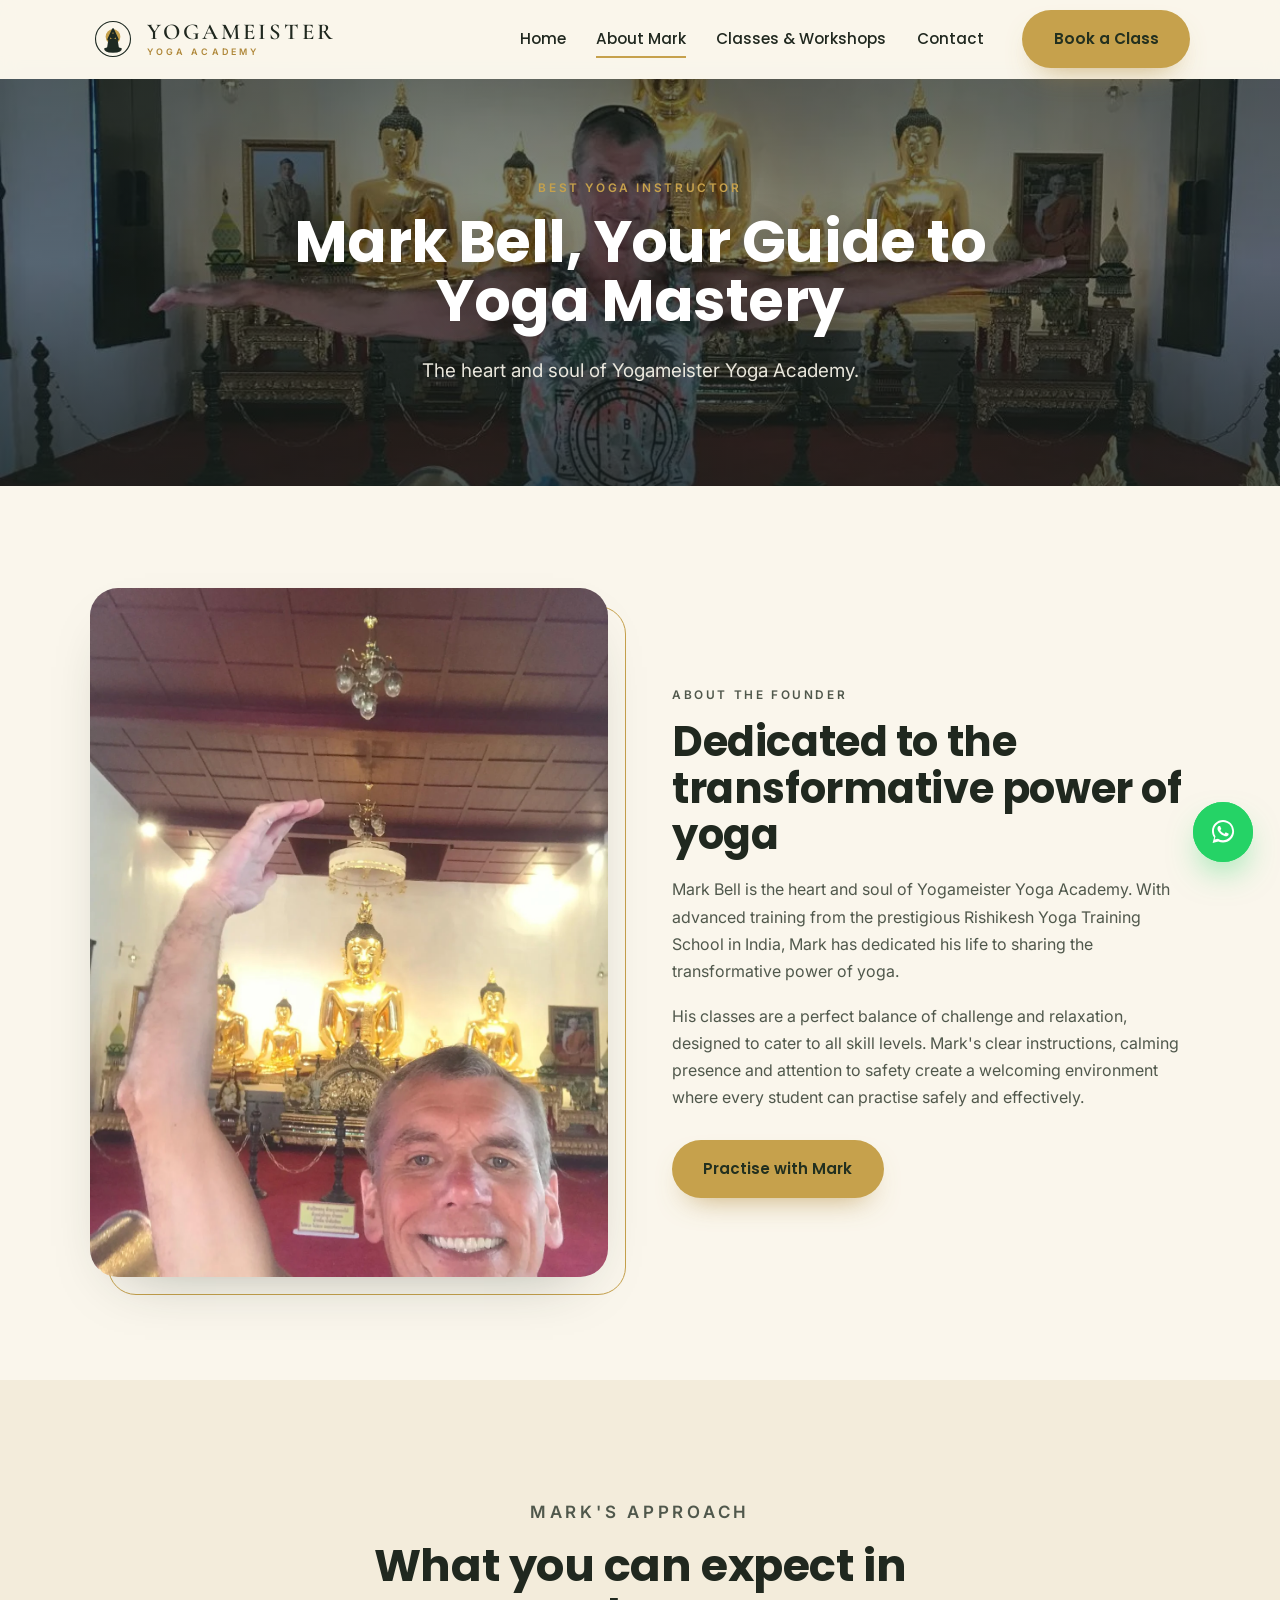
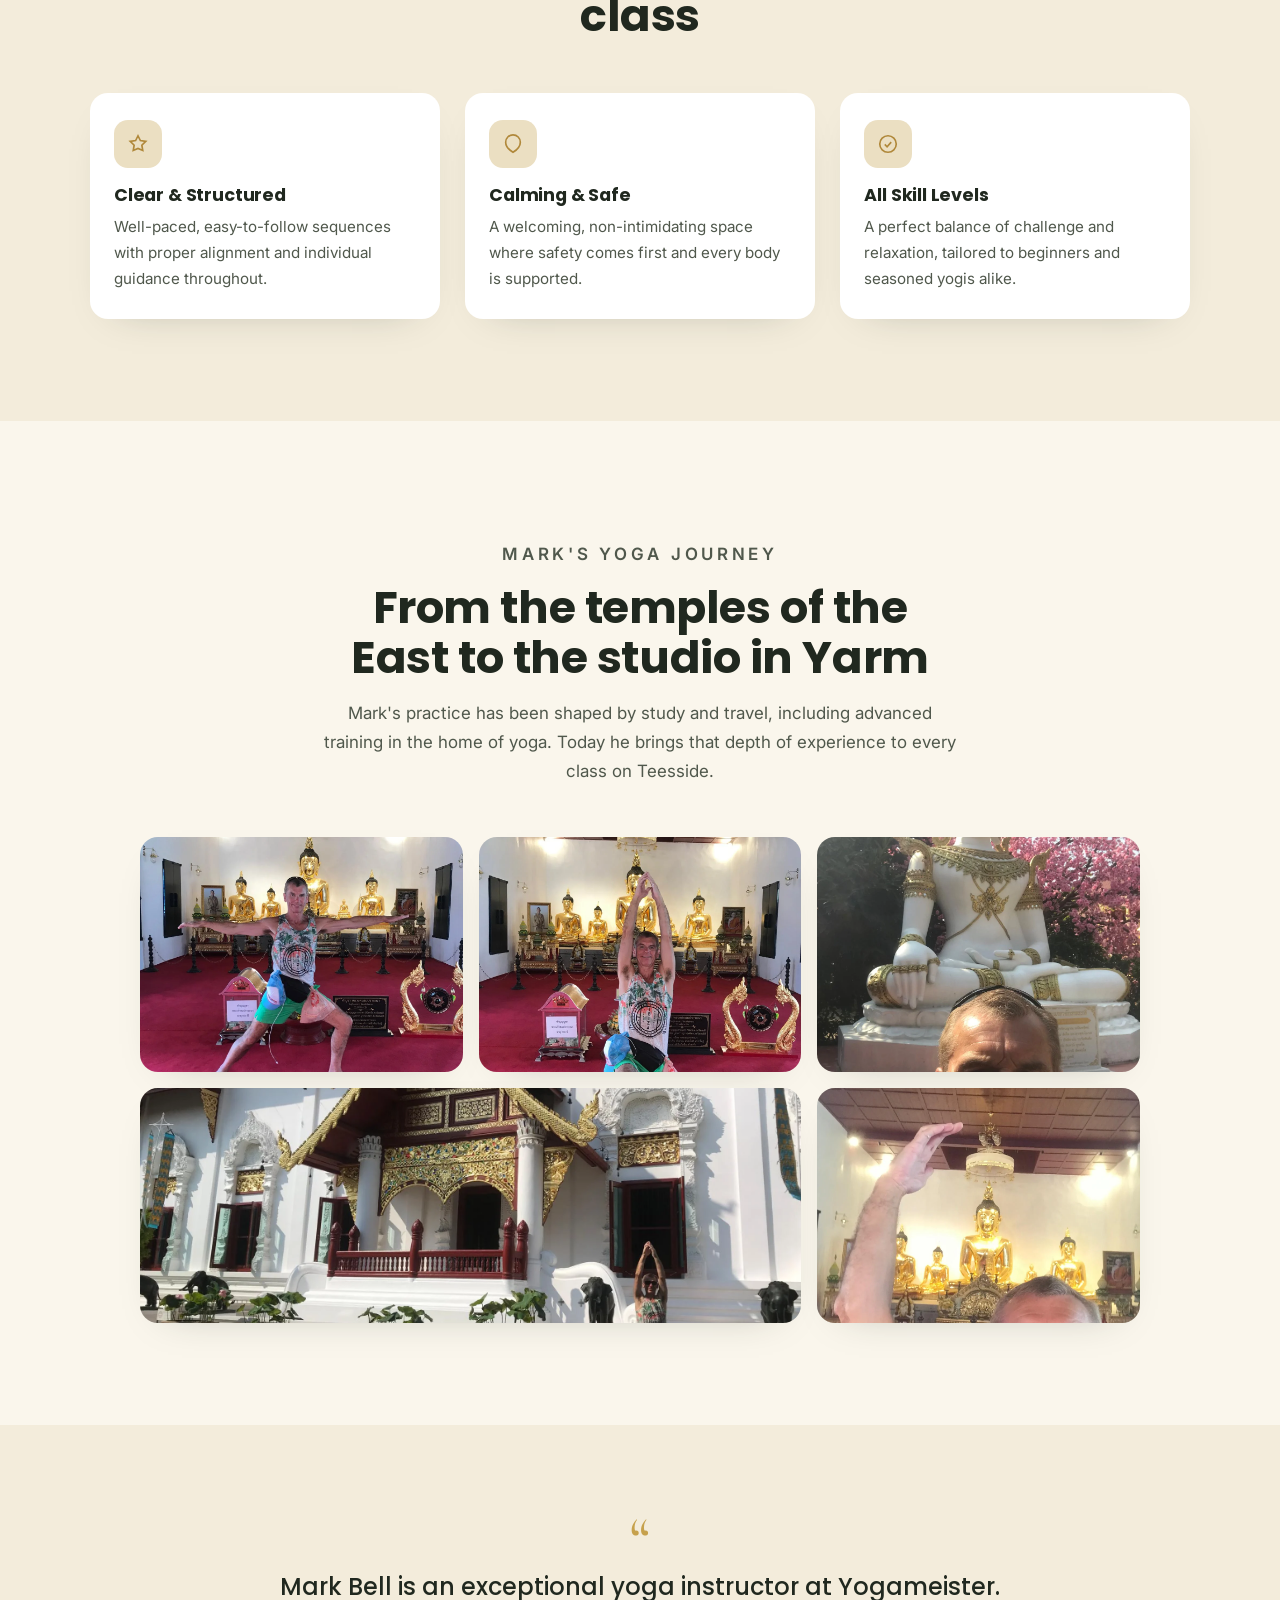
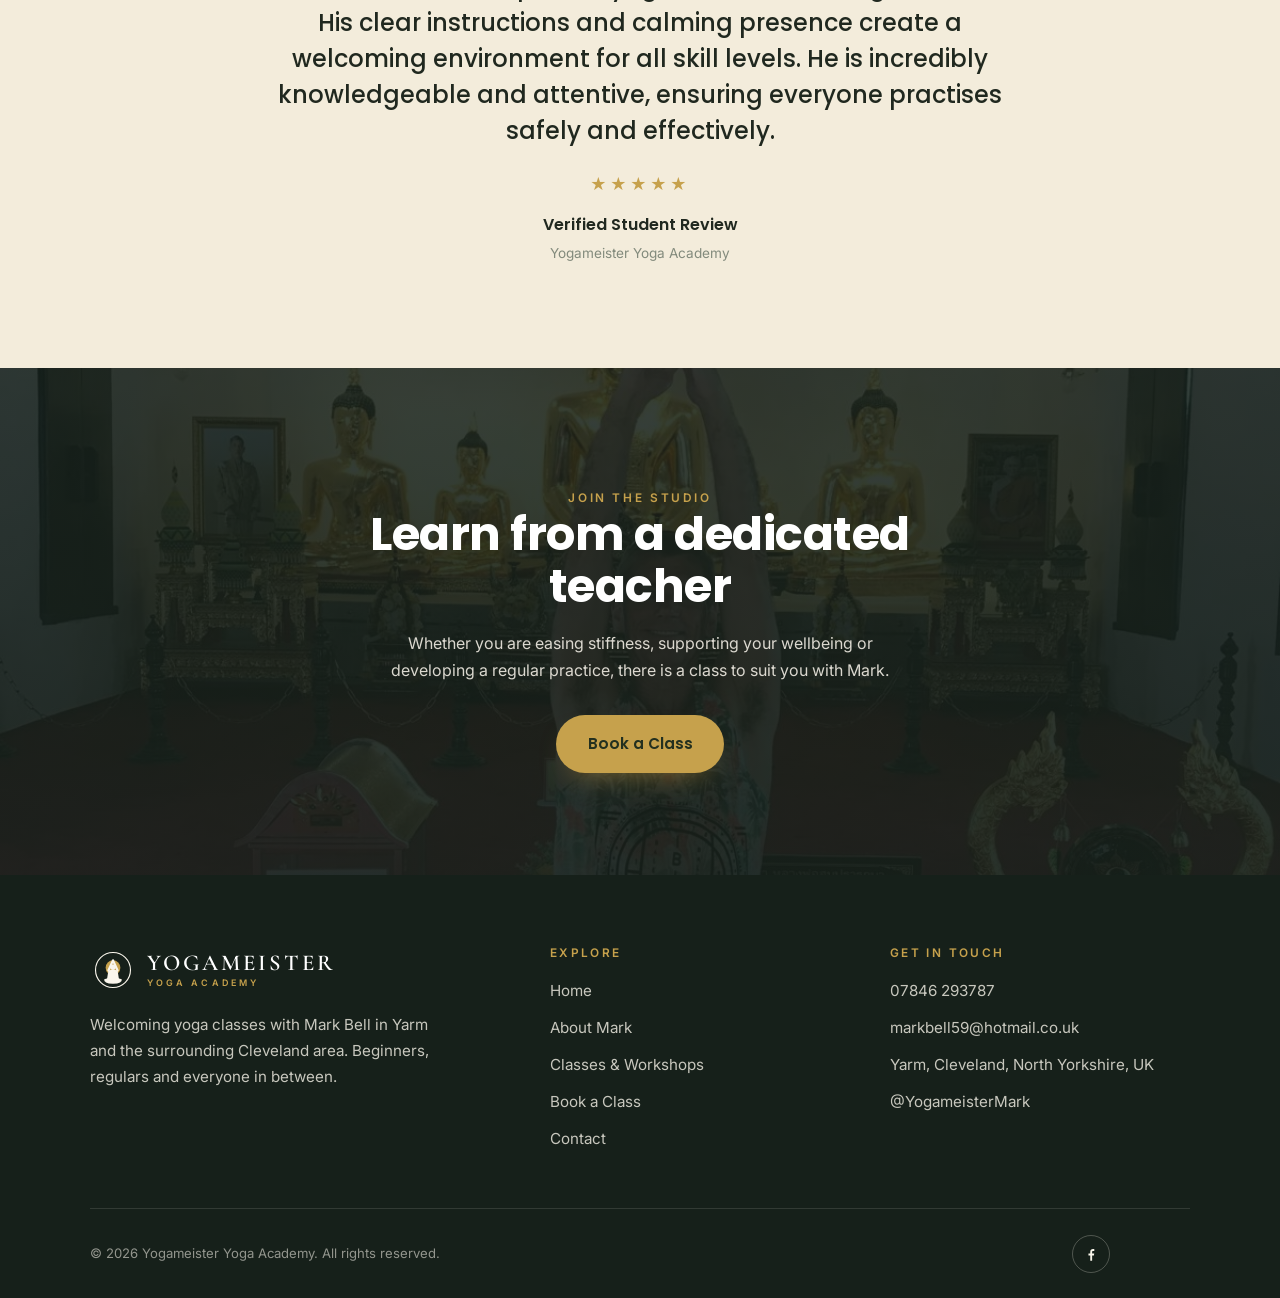
<file: about.html>
<!DOCTYPE html>
<html lang="en">
<head>
<meta charset="UTF-8">
<meta name="viewport" content="width=device-width, initial-scale=1">
<title>About Mark Bell | Yogameister Yoga Academy in Yarm on Tees</title>
<meta name="description" content="Meet Mark Bell, founder of Yogameister Yoga Academy in Yarm on Tees. With advanced training from the Rishikesh Yoga Training School in India, Mark teaches welcoming, structured yoga for all skill levels.">
<link rel="icon" href="assets/img/favicon.svg" type="image/svg+xml">
<meta property="og:title" content="About Mark Bell | Yogameister Yoga Academy">
<meta property="og:description" content="Meet Mark Bell, founder of Yogameister Yoga Academy in Yarm on Tees.">
<meta property="og:type" content="website">
<meta property="og:image" content="assets/img/logo.jpg">
<link rel="preconnect" href="https://fonts.googleapis.com">
<link rel="preconnect" href="https://fonts.gstatic.com" crossorigin>
<link href="https://fonts.googleapis.com/css2?family=Cormorant+Garamond:wght@500;600;700&family=Inter:wght@400;500;600;700&family=Poppins:wght@500;600;700&display=swap" rel="stylesheet">
<link rel="stylesheet" href="assets/css/styles.css">
<script type="application/ld+json">
[
  {
    "@context": "https://schema.org",
    "@type": "Person",
    "@id": "https://yogameister.pages.dev/#mark-bell",
    "name": "Mark Bell",
    "jobTitle": "Yoga Instructor and Founder",
    "description": "Certified yoga instructor with advanced training from the Rishikesh Yoga Training School in India. Founder of Yogameister Yoga Academy in Yarm on Tees.",
    "worksFor": { "@id": "https://yogameister.pages.dev/#business" },
    "knowsAbout": ["Ashtanga Yoga", "Hatha Yoga", "Breathwork", "Relaxation", "Yoga Teaching"],
    "url": "https://yogameister.pages.dev/about.html",
    "image": "https://yogameister.pages.dev/assets/img/mark-portrait.webp",
    "sameAs": ["https://www.facebook.com/YogameisterMark/"]
  },
  {
    "@context": "https://schema.org",
    "@type": "BreadcrumbList",
    "itemListElement": [
      { "@type": "ListItem", "position": 1, "name": "Home", "item": "https://yogameister.pages.dev/" },
      { "@type": "ListItem", "position": 2, "name": "About Mark", "item": "https://yogameister.pages.dev/about.html" }
    ]
  }
]
</script>
</head>
<body>
<a class="skip-link" href="#main">Skip to content</a>

<!-- HEADER -->
<header class="site-header">
  <div class="container">
    <nav class="nav" aria-label="Primary">
      <a class="brand" href="index.html" aria-label="Yogameister Yoga Academy home">
        <svg class="emblem" viewBox="0 0 100 100" aria-hidden="true">
          <circle cx="50" cy="50" r="38" fill="none" stroke="currentColor" stroke-width="2.4"/>
          <circle cx="50" cy="45" r="16" class="gold"/>
          <path d="M31 70 Q50 63 69 70 Q71 79 50 80 Q29 79 31 70 Z" fill="currentColor"/>
          <path d="M40 51 Q50 48 60 51 L63 70 Q50 73 37 70 Z" fill="currentColor"/>
          <circle cx="50" cy="44" r="5.8" fill="currentColor"/>
          <path d="M40 51 L50 29 L60 51" fill="none" stroke="currentColor" stroke-width="4.8" stroke-linecap="round" stroke-linejoin="round"/>
        </svg>
        <span class="wordmark"><span class="wordmark__name">YOGAMEISTER</span><span class="wordmark__sub">Yoga Academy</span></span>
      </a>
      <ul class="nav__links">
        <li><a class="nav__link" href="index.html">Home</a></li>
        <li><a class="nav__link" href="about.html" aria-current="page">About Mark</a></li>
        <li><a class="nav__link" href="classes.html">Classes &amp; Workshops</a></li>
        <li><a class="nav__link" href="contact.html">Contact</a></li>
      </ul>
      <a class="btn btn--gold nav__cta desktop-only" href="contact.html#book">Book a Class</a>
      <button class="nav__toggle" aria-label="Open menu" aria-expanded="false" aria-controls="mobile-menu"><span></span></button>
    </nav>
  </div>
</header>
<div class="mobile-menu" id="mobile-menu">
  <a href="index.html">Home</a>
  <a href="about.html" aria-current="page">About Mark</a>
  <a href="classes.html">Classes &amp; Workshops</a>
  <a href="contact.html">Contact</a>
  <a class="btn btn--gold btn--block" href="contact.html#book">Book a Class</a>
</div>

<main id="main">

  <!-- PAGE HERO -->
  <section class="hero hero--page">
    <div class="hero__media"><img src="assets/img/mark-warrior-temple.webp" alt=""></div>
    <div class="hero__overlay"></div>
    <div class="container hero__inner">
      <p class="eyebrow">Best Yoga Instructor</p>
      <h1>Mark Bell, Your Guide to Yoga Mastery</h1>
      <p class="hero__lead">The heart and soul of Yogameister Yoga Academy.</p>
    </div>
  </section>

  <!-- ABOUT THE FOUNDER -->
  <section class="section">
    <div class="container">
      <div class="split">
        <div class="split__media split__media--frame reveal">
          <img src="assets/img/mark-portrait.webp" alt="Mark Bell with one arm raised before a row of golden Buddha statues in a Thai temple">
        </div>
        <div class="split__body reveal" data-delay="1">
          <p class="eyebrow">About the founder</p>
          <h2>Dedicated to the transformative power of yoga</h2>
          <p>Mark Bell is the heart and soul of Yogameister Yoga Academy. With advanced training from the prestigious Rishikesh Yoga Training School in India, Mark has dedicated his life to sharing the transformative power of yoga.</p>
          <p>His classes are a perfect balance of challenge and relaxation, designed to cater to all skill levels. Mark's clear instructions, calming presence and attention to safety create a welcoming environment where every student can practise safely and effectively.</p>
          <a class="btn btn--gold" href="contact.html#book">Practise with Mark</a>
        </div>
      </div>
    </div>
  </section>

  <!-- WHAT TO EXPECT -->
  <section class="section bg-cream2">
    <div class="container">
      <div class="section-head center reveal">
        <p class="eyebrow">Mark's approach</p>
        <h2>What you can expect in class</h2>
      </div>
      <div class="grid-3">
        <article class="feature-card reveal">
          <span class="chip"><svg viewBox="0 0 24 24" fill="none" stroke="currentColor" stroke-width="1.8" aria-hidden="true"><path d="M12 3l2.6 5.3 5.9.9-4.3 4.1 1 5.8L12 16.9 6.8 19.1l1-5.8-4.3-4.1 5.9-.9L12 3Z"/></svg></span>
          <h3>Clear &amp; Structured</h3>
          <p>Well-paced, easy-to-follow sequences with proper alignment and individual guidance throughout.</p>
        </article>
        <article class="feature-card reveal" data-delay="1">
          <span class="chip"><svg viewBox="0 0 24 24" fill="none" stroke="currentColor" stroke-width="1.8" aria-hidden="true"><path d="M12 21c5-3 8-6 8-11a8 8 0 0 0-16 0c0 5 3 8 8 11Z"/></svg></span>
          <h3>Calming &amp; Safe</h3>
          <p>A welcoming, non-intimidating space where safety comes first and every body is supported.</p>
        </article>
        <article class="feature-card reveal" data-delay="2">
          <span class="chip"><svg viewBox="0 0 24 24" fill="none" stroke="currentColor" stroke-width="1.8" aria-hidden="true"><circle cx="12" cy="12" r="9"/><path d="M8.5 12.5l2.5 2.5 4.5-5"/></svg></span>
          <h3>All Skill Levels</h3>
          <p>A perfect balance of challenge and relaxation, tailored to beginners and seasoned yogis alike.</p>
        </article>
      </div>
    </div>
  </section>

  <!-- MARK'S JOURNEY GALLERY -->
  <section class="section">
    <div class="container">
      <div class="section-head center reveal">
        <p class="eyebrow">Mark's yoga journey</p>
        <h2>From the temples of the East to the studio in Yarm</h2>
        <p>Mark's practice has been shaped by study and travel, including advanced training in the home of yoga. Today he brings that depth of experience to every class on Teesside.</p>
      </div>
      <div class="gallery reveal">
        <div class="gallery__item"><img src="assets/img/mark-warrior-temple.webp" alt="Mark Bell in a warrior pose inside a golden temple" loading="lazy"></div>
        <div class="gallery__item"><img src="assets/img/mark-prayer-temple.webp" alt="Mark Bell balancing in a prayer pose on a red temple carpet" loading="lazy"></div>
        <div class="gallery__item"><img src="assets/img/mark-blossom.webp" alt="Mark Bell beside a white Buddha statue with cherry blossom behind" loading="lazy"></div>
        <div class="gallery__item gallery__item--wide"><img src="assets/img/mark-temple-exterior.webp" alt="Mark Bell practising tree pose outside a white and gold Thai temple" loading="lazy"></div>
        <div class="gallery__item"><img src="assets/img/mark-portrait.webp" alt="Mark Bell with arm raised before a row of golden Buddhas" loading="lazy"></div>
      </div>
    </div>
  </section>

  <!-- TESTIMONIAL -->
  <section class="section bg-cream2">
    <div class="container">
      <div class="testimonial reveal">
        <div class="testimonial__mark">&ldquo;</div>
        <p class="testimonial__text">Mark Bell is an exceptional yoga instructor at Yogameister. His clear instructions and calming presence create a welcoming environment for all skill levels. He is incredibly knowledgeable and attentive, ensuring everyone practises safely and effectively.</p>
        <div class="testimonial__stars" aria-label="5 out of 5 stars">&#9733;&#9733;&#9733;&#9733;&#9733;</div>
        <div class="testimonial__who">
          <strong>Verified Student Review</strong>
          <span>Yogameister Yoga Academy</span>
        </div>
      </div>
    </div>
  </section>

  <!-- CTA BAND -->
  <section class="cta-band section">
    <div class="cta-band__bg"><img src="assets/img/mark-prayer-temple.webp" alt=""></div>
    <div class="container">
      <p class="eyebrow">Join the studio</p>
      <h2>Learn from a dedicated teacher</h2>
      <p>Whether you are easing stiffness, supporting your wellbeing or developing a regular practice, there is a class to suit you with Mark.</p>
      <a class="btn btn--gold" href="contact.html#book">Book a Class</a>
    </div>
  </section>

</main>

<!-- FOOTER -->
<footer class="site-footer">
  <div class="container">
    <div class="footer-grid">
      <div class="footer-about-col">
        <a class="brand" href="index.html" aria-label="Yogameister home">
          <svg class="emblem" viewBox="0 0 100 100" aria-hidden="true">
            <circle cx="50" cy="50" r="38" fill="none" stroke="currentColor" stroke-width="2.4"/>
            <circle cx="50" cy="45" r="16" class="gold"/>
            <path d="M31 70 Q50 63 69 70 Q71 79 50 80 Q29 79 31 70 Z" fill="currentColor"/>
            <path d="M40 51 Q50 48 60 51 L63 70 Q50 73 37 70 Z" fill="currentColor"/>
            <circle cx="50" cy="44" r="5.8" fill="currentColor"/>
            <path d="M40 51 L50 29 L60 51" fill="none" stroke="currentColor" stroke-width="4.8" stroke-linecap="round" stroke-linejoin="round"/>
          </svg>
          <span class="wordmark"><span class="wordmark__name">YOGAMEISTER</span><span class="wordmark__sub">Yoga Academy</span></span>
        </a>
        <p class="footer-about">Welcoming yoga classes with Mark Bell in Yarm and the surrounding Cleveland area. Beginners, regulars and everyone in between.</p>
      </div>
      <div class="footer-col">
        <h4>Explore</h4>
        <ul>
          <li><a href="index.html">Home</a></li>
          <li><a href="about.html">About Mark</a></li>
          <li><a href="classes.html">Classes &amp; Workshops</a></li>
          <li><a href="contact.html#book">Book a Class</a></li>
          <li><a href="contact.html">Contact</a></li>
        </ul>
      </div>
      <div class="footer-col">
        <h4>Get in touch</h4>
        <ul>
          <li><a href="tel:+447846293787">07846 293787</a></li>
          <li><a href="mailto:markbell59@hotmail.co.uk">markbell59@hotmail.co.uk</a></li>
          <li>Yarm, Cleveland, North Yorkshire, UK</li>
          <li><a href="https://www.facebook.com/YogameisterMark/" target="_blank" rel="noopener">@YogameisterMark</a></li>
        </ul>
      </div>
    </div>
    <div class="footer-bottom">
      <small>&copy; <span data-year>2026</span> Yogameister Yoga Academy. All rights reserved.</small>
      <a class="footer-social" href="https://www.facebook.com/YogameisterMark/" target="_blank" rel="noopener" aria-label="Facebook">
        <svg viewBox="0 0 24 24" width="18" height="18" fill="currentColor" aria-hidden="true"><path d="M13.5 21v-7h2.4l.4-2.8h-2.8V9.4c0-.8.2-1.4 1.4-1.4h1.5V5.5C16.5 5.4 15.6 5.3 14.6 5.3c-2.1 0-3.6 1.3-3.6 3.7v2.2H8.6V14H11v7h2.5Z"/></svg>
      </a>
    </div>
  </div>
</footer>

<!-- FLOATING WHATSAPP -->
<a class="wa-float" href="https://wa.me/447846293787?text=Hi%20Mark%2C%20I%27d%20like%20to%20ask%20about%20your%20yoga%20classes." target="_blank" rel="noopener" aria-label="Message Mark on WhatsApp">
  <span class="wa-tip">Chat on WhatsApp</span>
  <svg viewBox="0 0 32 32" fill="currentColor" aria-hidden="true"><path d="M16.04 4C9.96 4 5 8.95 5 15.02c0 2.4.78 4.62 2.1 6.43L5.6 27l5.74-1.5a11.1 11.1 0 0 0 4.7 1.05h.01c6.08 0 11.03-4.95 11.03-11.02C27.08 8.95 22.12 4 16.04 4Zm0 20.2h-.01a9.2 9.2 0 0 1-4.68-1.28l-.34-.2-3.4.89.91-3.32-.22-.35a9.13 9.13 0 0 1-1.4-4.87c0-5.05 4.12-9.16 9.18-9.16 2.45 0 4.75.96 6.48 2.69a9.1 9.1 0 0 1 2.68 6.48c0 5.05-4.12 9.16-9.18 9.16Zm5.03-6.86c-.27-.14-1.63-.8-1.88-.9-.25-.09-.43-.13-.62.14-.18.27-.71.9-.87 1.08-.16.18-.32.2-.59.07-.27-.14-1.16-.43-2.2-1.36-.81-.72-1.36-1.62-1.52-1.89-.16-.27-.02-.42.12-.55.12-.12.27-.32.41-.48.14-.16.18-.27.27-.45.09-.18.05-.34-.02-.48-.07-.14-.62-1.5-.85-2.05-.22-.53-.45-.46-.62-.47l-.53-.01c-.18 0-.48.07-.73.34-.25.27-.96.94-.96 2.3 0 1.36.98 2.67 1.12 2.85.14.18 1.93 2.95 4.68 4.13.65.28 1.16.45 1.56.58.65.21 1.25.18 1.72.11.52-.08 1.63-.67 1.86-1.31.23-.64.23-1.19.16-1.31-.07-.12-.25-.18-.52-.32Z"/></svg>
</a>

<script src="assets/js/main.js"></script>
</body>
</html>
</file>
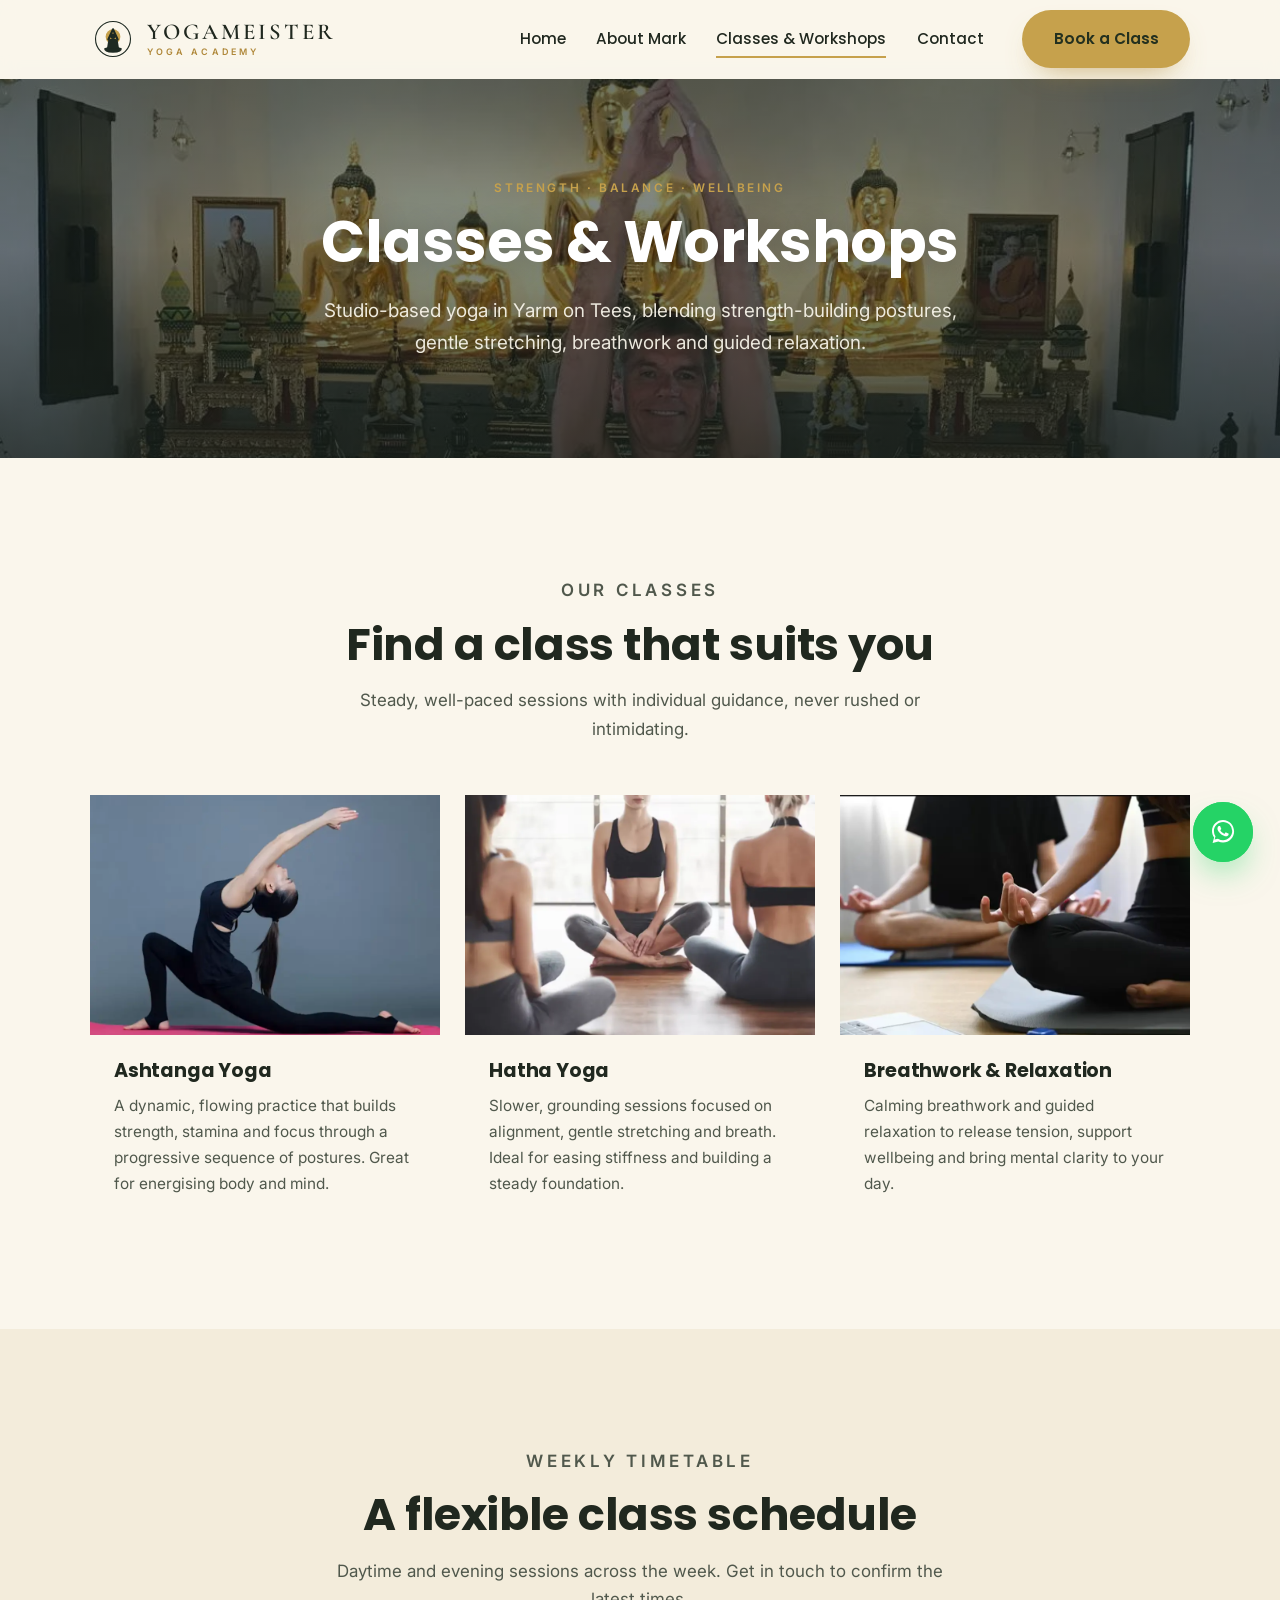
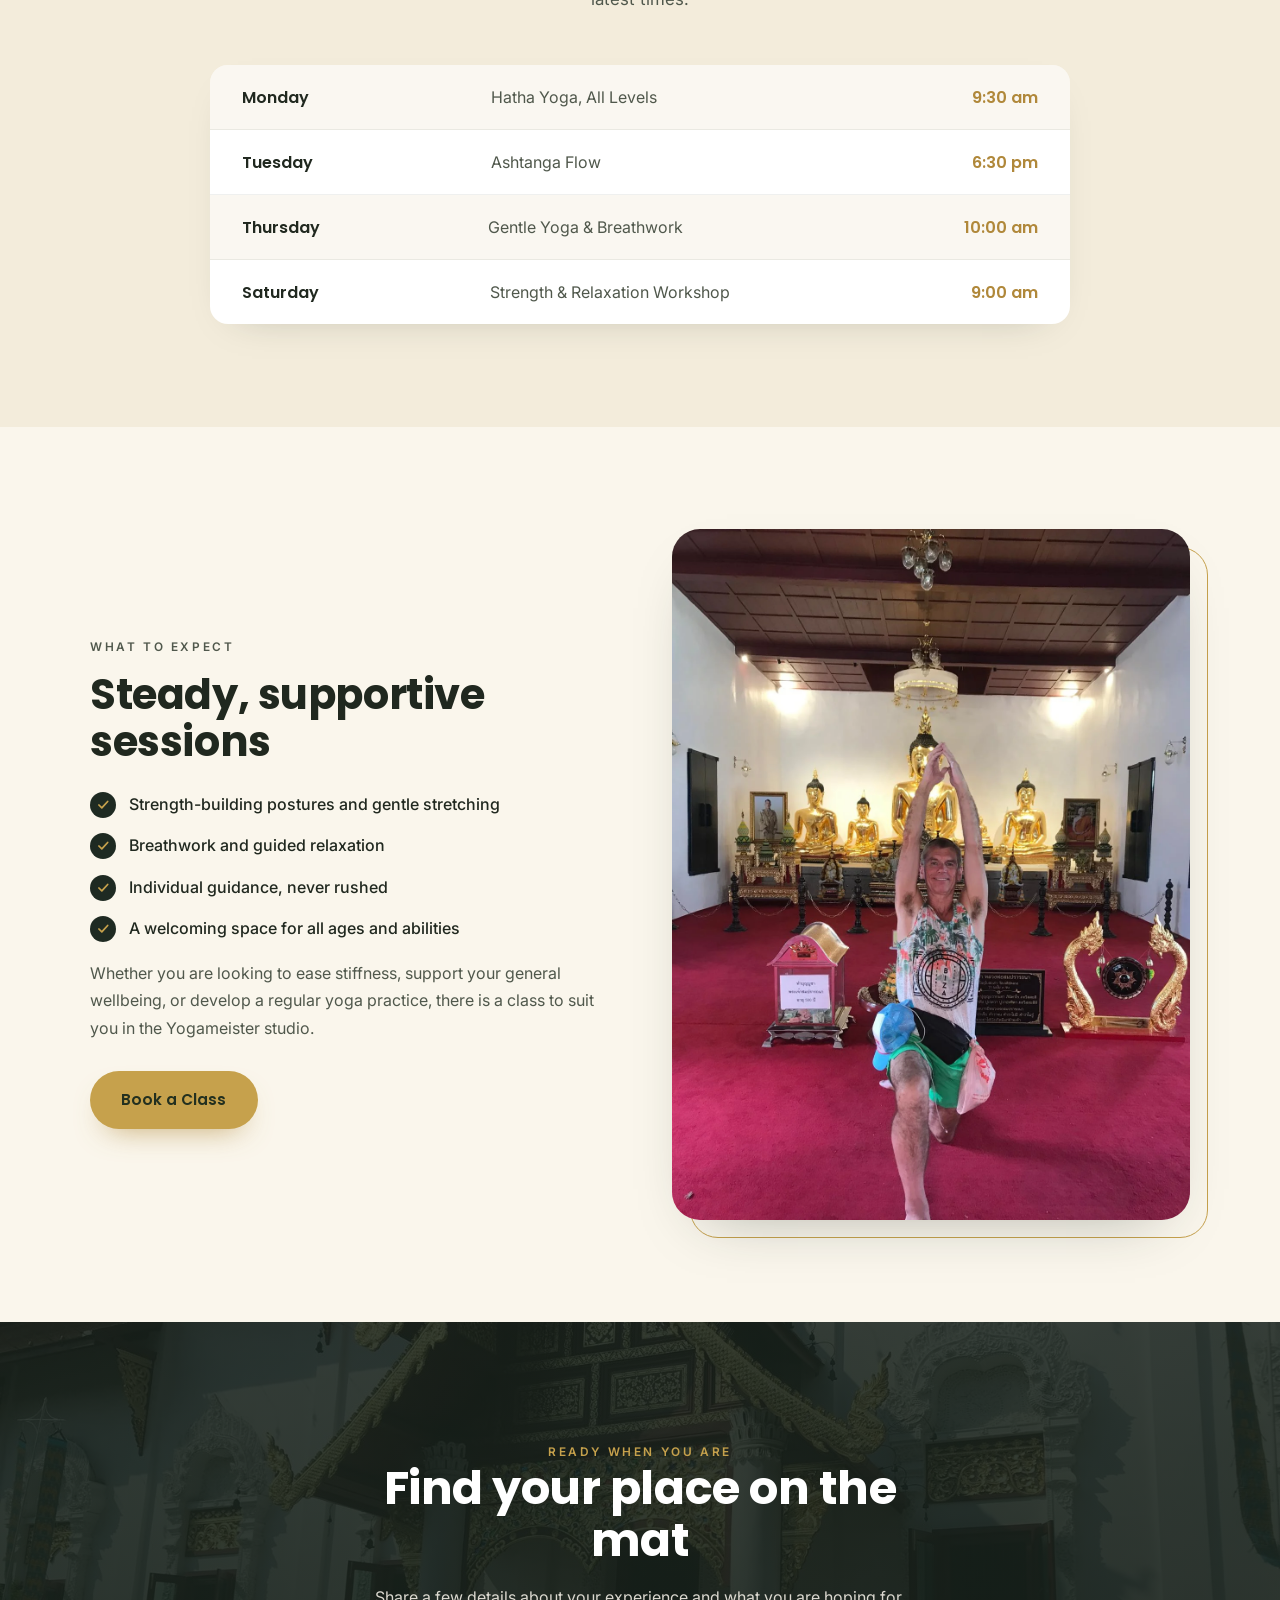
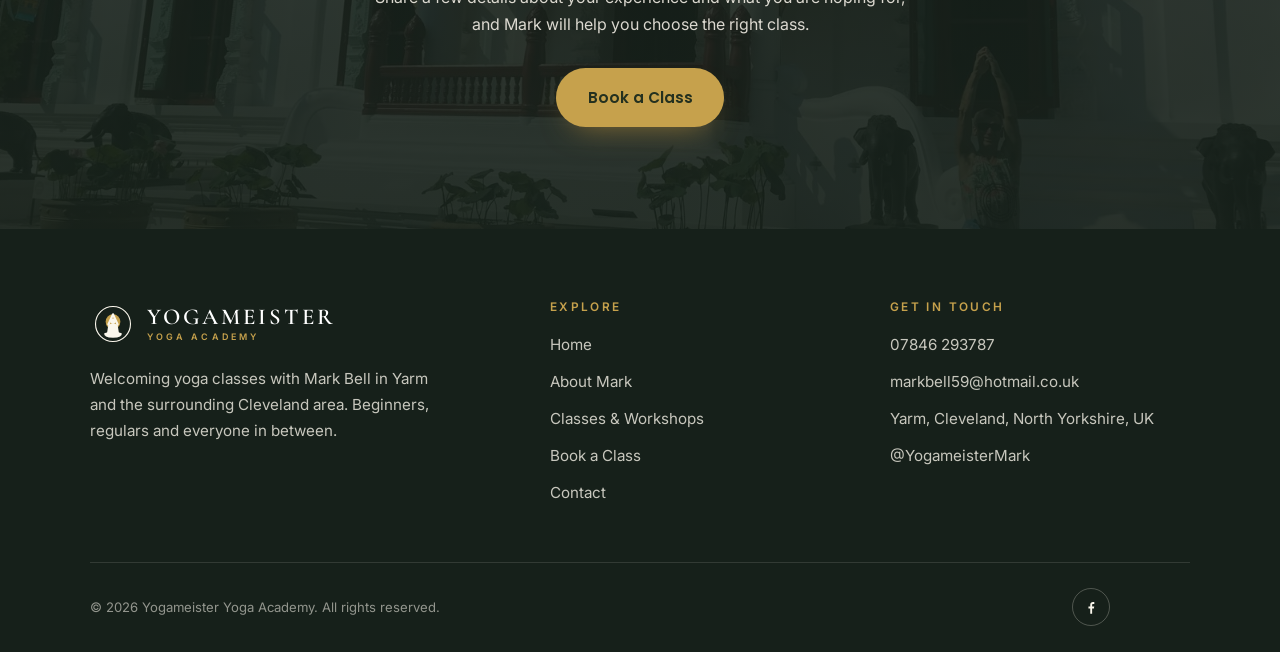
<file: classes.html>
<!DOCTYPE html>
<html lang="en">
<head>
<meta charset="UTF-8">
<meta name="viewport" content="width=device-width, initial-scale=1">
<title>Classes &amp; Workshops | Yogameister Yoga Academy in Yarm on Tees</title>
<meta name="description" content="Studio-based yoga classes and workshops in Yarm on Tees with Mark Bell. Ashtanga, Hatha, breathwork and relaxation, with a flexible weekly timetable for all levels.">
<link rel="icon" href="assets/img/favicon.svg" type="image/svg+xml">
<meta property="og:title" content="Classes &amp; Workshops | Yogameister Yoga Academy">
<meta property="og:description" content="Studio-based yoga classes and workshops in Yarm on Tees with Mark Bell.">
<meta property="og:type" content="website">
<meta property="og:image" content="assets/img/logo.jpg">
<link rel="preconnect" href="https://fonts.googleapis.com">
<link rel="preconnect" href="https://fonts.gstatic.com" crossorigin>
<link href="https://fonts.googleapis.com/css2?family=Cormorant+Garamond:wght@500;600;700&family=Inter:wght@400;500;600;700&family=Poppins:wght@500;600;700&display=swap" rel="stylesheet">
<link rel="stylesheet" href="assets/css/styles.css">
<script type="application/ld+json">
[
  {
    "@context": "https://schema.org",
    "@type": "ItemList",
    "name": "Yoga Classes at Yogameister",
    "itemListElement": [
      {
        "@type": "Course",
        "position": 1,
        "name": "Ashtanga Yoga",
        "description": "A dynamic, flowing practice that builds strength, stamina and focus through a progressive sequence of postures.",
        "provider": { "@id": "https://yogameister.pages.dev/#business" },
        "hasCourseInstance": {
          "@type": "CourseInstance",
          "courseMode": "onsite",
          "courseSchedule": {
            "@type": "Schedule",
            "byDay": "Tuesday",
            "startTime": "18:30",
            "endTime": "19:30",
            "repeatFrequency": "P1W"
          },
          "location": {
            "@type": "Place",
            "name": "Yarm Martial Arts Academy",
            "address": { "@type": "PostalAddress", "streetAddress": "West Street", "addressLocality": "Yarm on Tees", "postalCode": "TS15 9DS", "addressCountry": "GB" }
          },
          "instructor": { "@id": "https://yogameister.pages.dev/#mark-bell" }
        },
        "offers": { "@type": "Offer", "price": "10", "priceCurrency": "GBP", "availability": "https://schema.org/InStock" }
      },
      {
        "@type": "Course",
        "position": 2,
        "name": "Hatha Yoga",
        "description": "Slower, grounding sessions focused on alignment, gentle stretching and breath. Ideal for easing stiffness and building a steady foundation.",
        "provider": { "@id": "https://yogameister.pages.dev/#business" },
        "hasCourseInstance": {
          "@type": "CourseInstance",
          "courseMode": "onsite",
          "courseSchedule": {
            "@type": "Schedule",
            "byDay": "Monday",
            "startTime": "09:30",
            "endTime": "10:30",
            "repeatFrequency": "P1W"
          },
          "location": {
            "@type": "Place",
            "name": "Yarm Martial Arts Academy",
            "address": { "@type": "PostalAddress", "streetAddress": "West Street", "addressLocality": "Yarm on Tees", "postalCode": "TS15 9DS", "addressCountry": "GB" }
          },
          "instructor": { "@id": "https://yogameister.pages.dev/#mark-bell" }
        },
        "offers": { "@type": "Offer", "price": "10", "priceCurrency": "GBP", "availability": "https://schema.org/InStock" }
      },
      {
        "@type": "Course",
        "position": 3,
        "name": "Breathwork and Relaxation",
        "description": "Calming breathwork and guided relaxation to release tension, support wellbeing and bring mental clarity.",
        "provider": { "@id": "https://yogameister.pages.dev/#business" },
        "hasCourseInstance": {
          "@type": "CourseInstance",
          "courseMode": "onsite",
          "courseSchedule": {
            "@type": "Schedule",
            "byDay": "Thursday",
            "startTime": "10:00",
            "endTime": "11:00",
            "repeatFrequency": "P1W"
          },
          "location": {
            "@type": "Place",
            "name": "Yarm Martial Arts Academy",
            "address": { "@type": "PostalAddress", "streetAddress": "West Street", "addressLocality": "Yarm on Tees", "postalCode": "TS15 9DS", "addressCountry": "GB" }
          },
          "instructor": { "@id": "https://yogameister.pages.dev/#mark-bell" }
        },
        "offers": { "@type": "Offer", "price": "10", "priceCurrency": "GBP", "availability": "https://schema.org/InStock" }
      }
    ]
  },
  {
    "@context": "https://schema.org",
    "@type": "BreadcrumbList",
    "itemListElement": [
      { "@type": "ListItem", "position": 1, "name": "Home", "item": "https://yogameister.pages.dev/" },
      { "@type": "ListItem", "position": 2, "name": "Classes & Workshops", "item": "https://yogameister.pages.dev/classes.html" }
    ]
  }
]
</script>
</head>
<body>
<a class="skip-link" href="#main">Skip to content</a>

<!-- HEADER -->
<header class="site-header">
  <div class="container">
    <nav class="nav" aria-label="Primary">
      <a class="brand" href="index.html" aria-label="Yogameister Yoga Academy home">
        <svg class="emblem" viewBox="0 0 100 100" aria-hidden="true">
          <circle cx="50" cy="50" r="38" fill="none" stroke="currentColor" stroke-width="2.4"/>
          <circle cx="50" cy="45" r="16" class="gold"/>
          <path d="M31 70 Q50 63 69 70 Q71 79 50 80 Q29 79 31 70 Z" fill="currentColor"/>
          <path d="M40 51 Q50 48 60 51 L63 70 Q50 73 37 70 Z" fill="currentColor"/>
          <circle cx="50" cy="44" r="5.8" fill="currentColor"/>
          <path d="M40 51 L50 29 L60 51" fill="none" stroke="currentColor" stroke-width="4.8" stroke-linecap="round" stroke-linejoin="round"/>
        </svg>
        <span class="wordmark"><span class="wordmark__name">YOGAMEISTER</span><span class="wordmark__sub">Yoga Academy</span></span>
      </a>
      <ul class="nav__links">
        <li><a class="nav__link" href="index.html">Home</a></li>
        <li><a class="nav__link" href="about.html">About Mark</a></li>
        <li><a class="nav__link" href="classes.html" aria-current="page">Classes &amp; Workshops</a></li>
        <li><a class="nav__link" href="contact.html">Contact</a></li>
      </ul>
      <a class="btn btn--gold nav__cta desktop-only" href="contact.html#book">Book a Class</a>
      <button class="nav__toggle" aria-label="Open menu" aria-expanded="false" aria-controls="mobile-menu"><span></span></button>
    </nav>
  </div>
</header>
<div class="mobile-menu" id="mobile-menu">
  <a href="index.html">Home</a>
  <a href="about.html">About Mark</a>
  <a href="classes.html" aria-current="page">Classes &amp; Workshops</a>
  <a href="contact.html">Contact</a>
  <a class="btn btn--gold btn--block" href="contact.html#book">Book a Class</a>
</div>

<main id="main">

  <!-- PAGE HERO -->
  <section class="hero hero--page">
    <div class="hero__media"><img src="assets/img/mark-prayer-temple.webp" alt=""></div>
    <div class="hero__overlay"></div>
    <div class="container hero__inner">
      <p class="eyebrow">Strength &middot; Balance &middot; Wellbeing</p>
      <h1>Classes &amp; Workshops</h1>
      <p class="hero__lead">Studio-based yoga in Yarm on Tees, blending strength-building postures, gentle stretching, breathwork and guided relaxation.</p>
    </div>
  </section>

  <!-- CLASS CARDS -->
  <section class="section">
    <div class="container">
      <div class="section-head center reveal">
        <p class="eyebrow">Our classes</p>
        <h2>Find a class that suits you</h2>
        <p>Steady, well-paced sessions with individual guidance, never rushed or intimidating.</p>
      </div>
      <div class="grid-3">
        <article class="class-card reveal">
          <div class="class-card__img"><img src="assets/img/ashtanga.webp" alt="Yoga practitioner in a deep crescent lunge showing strength and flexibility" loading="lazy"></div>
          <div class="class-card__body">
            <h3>Ashtanga Yoga</h3>
            <p>A dynamic, flowing practice that builds strength, stamina and focus through a progressive sequence of postures. Great for energising body and mind.</p>
          </div>
        </article>
        <article class="class-card reveal" data-delay="1">
          <div class="class-card__img"><img src="assets/img/hatha.webp" alt="Yoga students sitting cross-legged in a calm studio session" loading="lazy"></div>
          <div class="class-card__body">
            <h3>Hatha Yoga</h3>
            <p>Slower, grounding sessions focused on alignment, gentle stretching and breath. Ideal for easing stiffness and building a steady foundation.</p>
          </div>
        </article>
        <article class="class-card reveal" data-delay="2">
          <div class="class-card__img"><img src="assets/img/breathwork.webp" alt="Two people meditating cross-legged with hands in mudra position" loading="lazy"></div>
          <div class="class-card__body">
            <h3>Breathwork &amp; Relaxation</h3>
            <p>Calming breathwork and guided relaxation to release tension, support wellbeing and bring mental clarity to your day.</p>
          </div>
        </article>
      </div>
    </div>
  </section>

  <!-- TIMETABLE -->
  <section class="section bg-cream2">
    <div class="container">
      <div class="section-head center reveal">
        <p class="eyebrow">Weekly timetable</p>
        <h2>A flexible class schedule</h2>
        <p>Daytime and evening sessions across the week. Get in touch to confirm the latest times.</p>
      </div>
      <div class="timetable reveal">
        <div class="timetable__row">
          <span class="timetable__day">Monday</span>
          <span class="timetable__class">Hatha Yoga, All Levels</span>
          <span class="timetable__time">9:30 am</span>
        </div>
        <div class="timetable__row">
          <span class="timetable__day">Tuesday</span>
          <span class="timetable__class">Ashtanga Flow</span>
          <span class="timetable__time">6:30 pm</span>
        </div>
        <div class="timetable__row">
          <span class="timetable__day">Thursday</span>
          <span class="timetable__class">Gentle Yoga &amp; Breathwork</span>
          <span class="timetable__time">10:00 am</span>
        </div>
        <div class="timetable__row">
          <span class="timetable__day">Saturday</span>
          <span class="timetable__class">Strength &amp; Relaxation Workshop</span>
          <span class="timetable__time">9:00 am</span>
        </div>
      </div>
    </div>
  </section>

  <!-- WHAT TO EXPECT -->
  <section class="section">
    <div class="container">
      <div class="split split--reverse">
        <div class="split__media split__media--frame reveal">
          <img src="assets/img/mark-prayer-temple.webp" alt="Mark Bell balancing in a prayer pose on a red temple carpet">
        </div>
        <div class="split__body reveal" data-delay="1">
          <p class="eyebrow">What to expect</p>
          <h2>Steady, supportive sessions</h2>
          <ul class="checklist">
            <li><span class="tick"><svg viewBox="0 0 24 24" width="14" height="14" fill="none" stroke="currentColor" stroke-width="3" stroke-linecap="round" stroke-linejoin="round" aria-hidden="true"><path d="M5 12l5 5L20 6"/></svg></span>Strength-building postures and gentle stretching</li>
            <li><span class="tick"><svg viewBox="0 0 24 24" width="14" height="14" fill="none" stroke="currentColor" stroke-width="3" stroke-linecap="round" stroke-linejoin="round" aria-hidden="true"><path d="M5 12l5 5L20 6"/></svg></span>Breathwork and guided relaxation</li>
            <li><span class="tick"><svg viewBox="0 0 24 24" width="14" height="14" fill="none" stroke="currentColor" stroke-width="3" stroke-linecap="round" stroke-linejoin="round" aria-hidden="true"><path d="M5 12l5 5L20 6"/></svg></span>Individual guidance, never rushed</li>
            <li><span class="tick"><svg viewBox="0 0 24 24" width="14" height="14" fill="none" stroke="currentColor" stroke-width="3" stroke-linecap="round" stroke-linejoin="round" aria-hidden="true"><path d="M5 12l5 5L20 6"/></svg></span>A welcoming space for all ages and abilities</li>
          </ul>
          <p>Whether you are looking to ease stiffness, support your general wellbeing, or develop a regular yoga practice, there is a class to suit you in the Yogameister studio.</p>
          <a class="btn btn--gold" href="contact.html#book">Book a Class</a>
        </div>
      </div>
    </div>
  </section>

  <!-- CTA BAND -->
  <section class="cta-band section">
    <div class="cta-band__bg"><img src="assets/img/mark-temple-exterior.webp" alt=""></div>
    <div class="container">
      <p class="eyebrow">Ready when you are</p>
      <h2>Find your place on the mat</h2>
      <p>Share a few details about your experience and what you are hoping for, and Mark will help you choose the right class.</p>
      <a class="btn btn--gold" href="contact.html#book">Book a Class</a>
    </div>
  </section>

</main>

<!-- FOOTER -->
<footer class="site-footer">
  <div class="container">
    <div class="footer-grid">
      <div class="footer-about-col">
        <a class="brand" href="index.html" aria-label="Yogameister home">
          <svg class="emblem" viewBox="0 0 100 100" aria-hidden="true">
            <circle cx="50" cy="50" r="38" fill="none" stroke="currentColor" stroke-width="2.4"/>
            <circle cx="50" cy="45" r="16" class="gold"/>
            <path d="M31 70 Q50 63 69 70 Q71 79 50 80 Q29 79 31 70 Z" fill="currentColor"/>
            <path d="M40 51 Q50 48 60 51 L63 70 Q50 73 37 70 Z" fill="currentColor"/>
            <circle cx="50" cy="44" r="5.8" fill="currentColor"/>
            <path d="M40 51 L50 29 L60 51" fill="none" stroke="currentColor" stroke-width="4.8" stroke-linecap="round" stroke-linejoin="round"/>
          </svg>
          <span class="wordmark"><span class="wordmark__name">YOGAMEISTER</span><span class="wordmark__sub">Yoga Academy</span></span>
        </a>
        <p class="footer-about">Welcoming yoga classes with Mark Bell in Yarm and the surrounding Cleveland area. Beginners, regulars and everyone in between.</p>
      </div>
      <div class="footer-col">
        <h4>Explore</h4>
        <ul>
          <li><a href="index.html">Home</a></li>
          <li><a href="about.html">About Mark</a></li>
          <li><a href="classes.html">Classes &amp; Workshops</a></li>
          <li><a href="contact.html#book">Book a Class</a></li>
          <li><a href="contact.html">Contact</a></li>
        </ul>
      </div>
      <div class="footer-col">
        <h4>Get in touch</h4>
        <ul>
          <li><a href="tel:+447846293787">07846 293787</a></li>
          <li><a href="mailto:markbell59@hotmail.co.uk">markbell59@hotmail.co.uk</a></li>
          <li>Yarm, Cleveland, North Yorkshire, UK</li>
          <li><a href="https://www.facebook.com/YogameisterMark/" target="_blank" rel="noopener">@YogameisterMark</a></li>
        </ul>
      </div>
    </div>
    <div class="footer-bottom">
      <small>&copy; <span data-year>2026</span> Yogameister Yoga Academy. All rights reserved.</small>
      <a class="footer-social" href="https://www.facebook.com/YogameisterMark/" target="_blank" rel="noopener" aria-label="Facebook">
        <svg viewBox="0 0 24 24" width="18" height="18" fill="currentColor" aria-hidden="true"><path d="M13.5 21v-7h2.4l.4-2.8h-2.8V9.4c0-.8.2-1.4 1.4-1.4h1.5V5.5C16.5 5.4 15.6 5.3 14.6 5.3c-2.1 0-3.6 1.3-3.6 3.7v2.2H8.6V14H11v7h2.5Z"/></svg>
      </a>
    </div>
  </div>
</footer>

<!-- FLOATING WHATSAPP -->
<a class="wa-float" href="https://wa.me/447846293787?text=Hi%20Mark%2C%20I%27d%20like%20to%20ask%20about%20your%20yoga%20classes." target="_blank" rel="noopener" aria-label="Message Mark on WhatsApp">
  <span class="wa-tip">Chat on WhatsApp</span>
  <svg viewBox="0 0 32 32" fill="currentColor" aria-hidden="true"><path d="M16.04 4C9.96 4 5 8.95 5 15.02c0 2.4.78 4.62 2.1 6.43L5.6 27l5.74-1.5a11.1 11.1 0 0 0 4.7 1.05h.01c6.08 0 11.03-4.95 11.03-11.02C27.08 8.95 22.12 4 16.04 4Zm0 20.2h-.01a9.2 9.2 0 0 1-4.68-1.28l-.34-.2-3.4.89.91-3.32-.22-.35a9.13 9.13 0 0 1-1.4-4.87c0-5.05 4.12-9.16 9.18-9.16 2.45 0 4.75.96 6.48 2.69a9.1 9.1 0 0 1 2.68 6.48c0 5.05-4.12 9.16-9.18 9.16Zm5.03-6.86c-.27-.14-1.63-.8-1.88-.9-.25-.09-.43-.13-.62.14-.18.27-.71.9-.87 1.08-.16.18-.32.2-.59.07-.27-.14-1.16-.43-2.2-1.36-.81-.72-1.36-1.62-1.52-1.89-.16-.27-.02-.42.12-.55.12-.12.27-.32.41-.48.14-.16.18-.27.27-.45.09-.18.05-.34-.02-.48-.07-.14-.62-1.5-.85-2.05-.22-.53-.45-.46-.62-.47l-.53-.01c-.18 0-.48.07-.73.34-.25.27-.96.94-.96 2.3 0 1.36.98 2.67 1.12 2.85.14.18 1.93 2.95 4.68 4.13.65.28 1.16.45 1.56.58.65.21 1.25.18 1.72.11.52-.08 1.63-.67 1.86-1.31.23-.64.23-1.19.16-1.31-.07-.12-.25-.18-.52-.32Z"/></svg>
</a>

<script src="assets/js/main.js"></script>
</body>
</html>
</file>
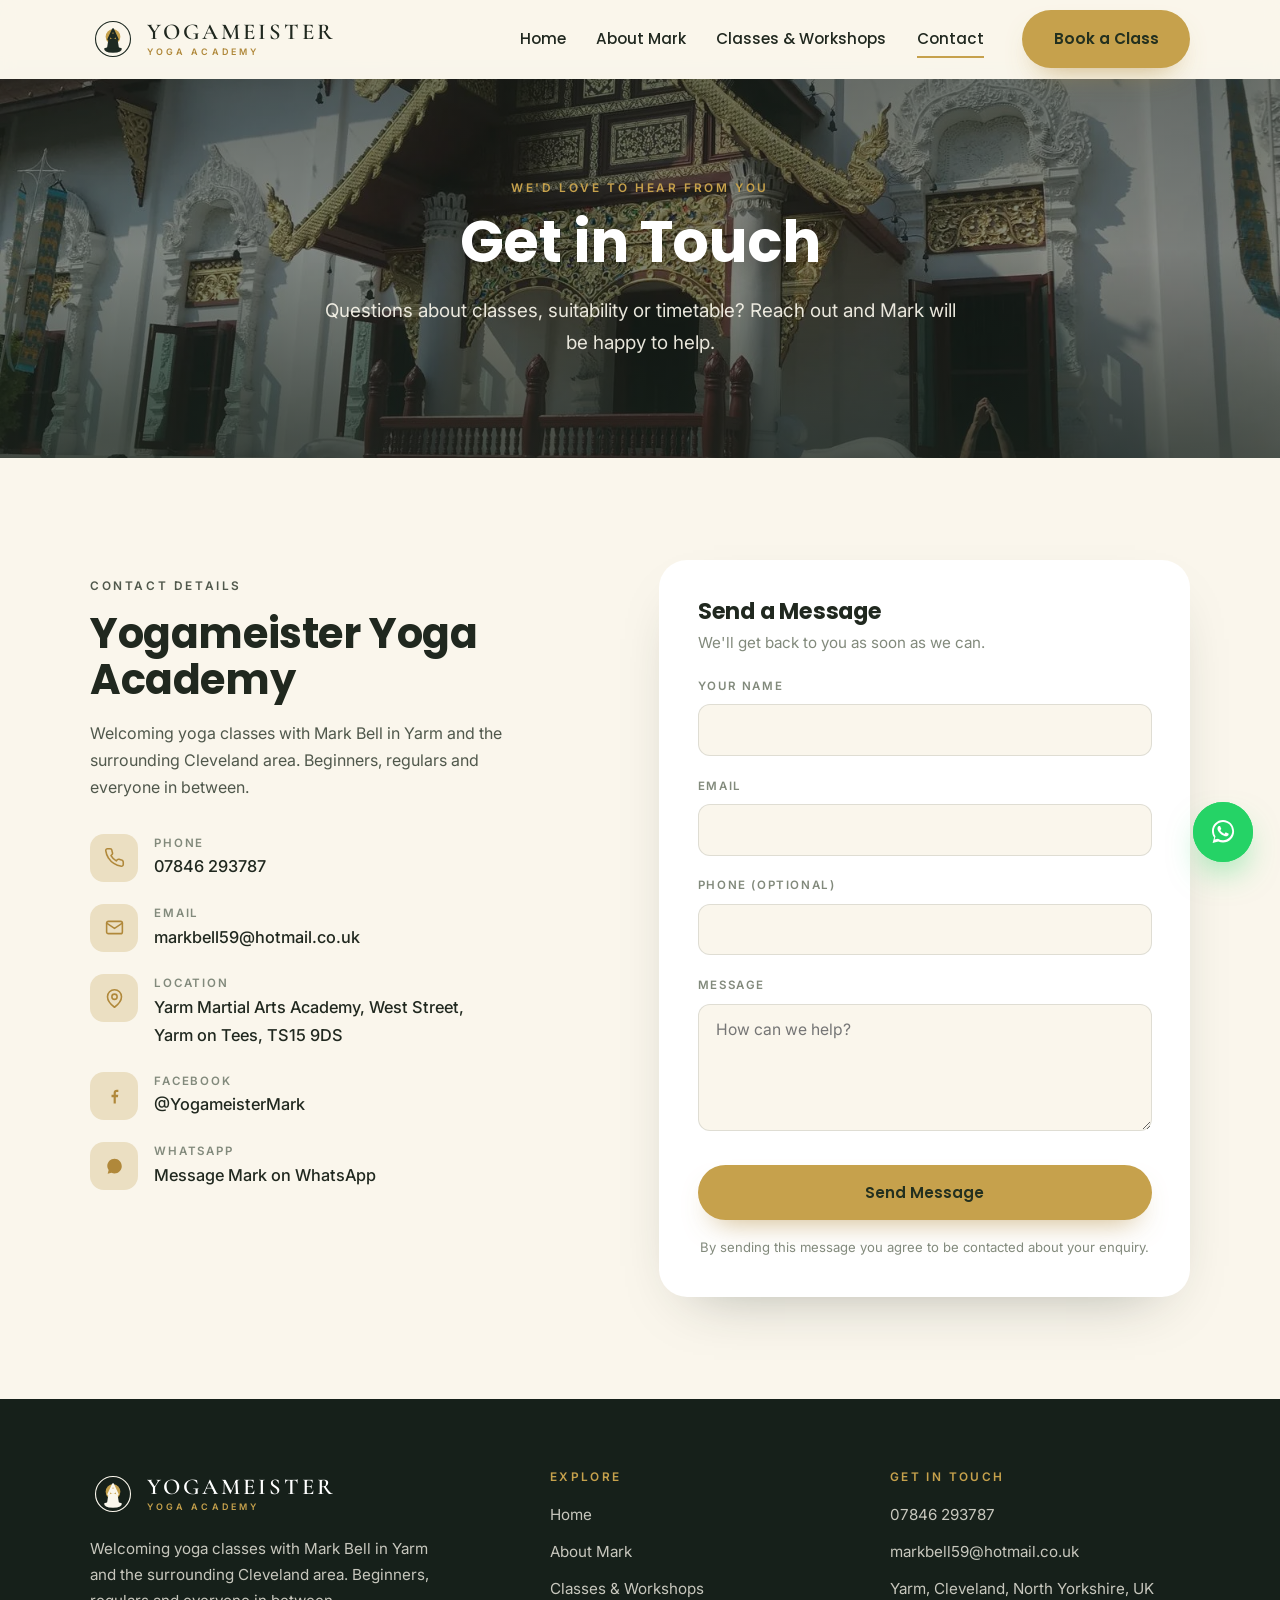
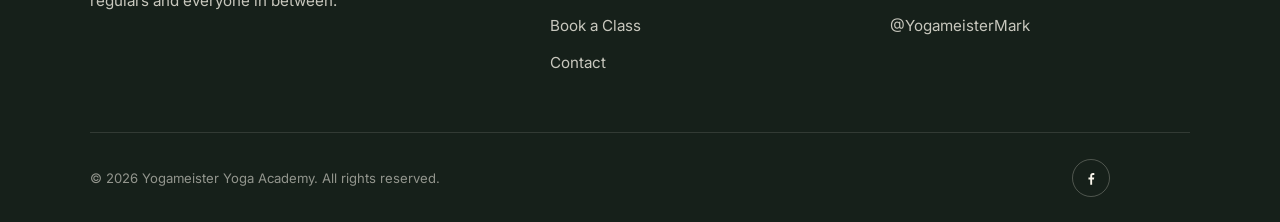
<file: contact.html>
<!DOCTYPE html>
<html lang="en">
<head>
<meta charset="UTF-8">
<meta name="viewport" content="width=device-width, initial-scale=1">
<title>Contact | Yogameister Yoga Academy in Yarm on Tees</title>
<meta name="description" content="Get in touch with Mark Bell at Yogameister Yoga Academy in Yarm on Tees. Questions about classes, suitability or the timetable? Send a message and Mark will be happy to help.">
<link rel="icon" href="assets/img/favicon.svg" type="image/svg+xml">
<meta property="og:title" content="Contact | Yogameister Yoga Academy">
<meta property="og:description" content="Get in touch with Mark Bell at Yogameister Yoga Academy in Yarm on Tees.">
<meta property="og:type" content="website">
<meta property="og:image" content="assets/img/logo.jpg">
<link rel="preconnect" href="https://fonts.googleapis.com">
<link rel="preconnect" href="https://fonts.gstatic.com" crossorigin>
<link href="https://fonts.googleapis.com/css2?family=Cormorant+Garamond:wght@500;600;700&family=Inter:wght@400;500;600;700&family=Poppins:wght@500;600;700&display=swap" rel="stylesheet">
<link rel="stylesheet" href="assets/css/styles.css">
<script type="application/ld+json">
[
  {
    "@context": "https://schema.org",
    "@type": "ContactPage",
    "name": "Contact Yogameister Yoga Academy",
    "description": "Get in touch with Mark Bell at Yogameister Yoga Academy in Yarm on Tees. Book a class or ask about the timetable.",
    "url": "https://yogameister.pages.dev/contact.html",
    "mainEntity": { "@id": "https://yogameister.pages.dev/#business" }
  },
  {
    "@context": "https://schema.org",
    "@type": "BreadcrumbList",
    "itemListElement": [
      { "@type": "ListItem", "position": 1, "name": "Home", "item": "https://yogameister.pages.dev/" },
      { "@type": "ListItem", "position": 2, "name": "Contact", "item": "https://yogameister.pages.dev/contact.html" }
    ]
  }
]
</script>
</head>
<body>
<a class="skip-link" href="#main">Skip to content</a>

<!-- HEADER -->
<header class="site-header">
  <div class="container">
    <nav class="nav" aria-label="Primary">
      <a class="brand" href="index.html" aria-label="Yogameister Yoga Academy home">
        <svg class="emblem" viewBox="0 0 100 100" aria-hidden="true">
          <circle cx="50" cy="50" r="38" fill="none" stroke="currentColor" stroke-width="2.4"/>
          <circle cx="50" cy="45" r="16" class="gold"/>
          <path d="M31 70 Q50 63 69 70 Q71 79 50 80 Q29 79 31 70 Z" fill="currentColor"/>
          <path d="M40 51 Q50 48 60 51 L63 70 Q50 73 37 70 Z" fill="currentColor"/>
          <circle cx="50" cy="44" r="5.8" fill="currentColor"/>
          <path d="M40 51 L50 29 L60 51" fill="none" stroke="currentColor" stroke-width="4.8" stroke-linecap="round" stroke-linejoin="round"/>
        </svg>
        <span class="wordmark"><span class="wordmark__name">YOGAMEISTER</span><span class="wordmark__sub">Yoga Academy</span></span>
      </a>
      <ul class="nav__links">
        <li><a class="nav__link" href="index.html">Home</a></li>
        <li><a class="nav__link" href="about.html">About Mark</a></li>
        <li><a class="nav__link" href="classes.html">Classes &amp; Workshops</a></li>
        <li><a class="nav__link" href="contact.html" aria-current="page">Contact</a></li>
      </ul>
      <a class="btn btn--gold nav__cta desktop-only" href="contact.html#book">Book a Class</a>
      <button class="nav__toggle" aria-label="Open menu" aria-expanded="false" aria-controls="mobile-menu"><span></span></button>
    </nav>
  </div>
</header>
<div class="mobile-menu" id="mobile-menu">
  <a href="index.html">Home</a>
  <a href="about.html">About Mark</a>
  <a href="classes.html">Classes &amp; Workshops</a>
  <a href="contact.html" aria-current="page">Contact</a>
  <a class="btn btn--gold btn--block" href="contact.html#book">Book a Class</a>
</div>

<main id="main">

  <!-- PAGE HERO -->
  <section class="hero hero--page">
    <div class="hero__media"><img src="assets/img/mark-temple-exterior.webp" alt=""></div>
    <div class="hero__overlay"></div>
    <div class="container hero__inner">
      <p class="eyebrow">We'd love to hear from you</p>
      <h1>Get in Touch</h1>
      <p class="hero__lead">Questions about classes, suitability or timetable? Reach out and Mark will be happy to help.</p>
    </div>
  </section>

  <!-- CONTACT GRID -->
  <section class="section">
    <div class="container">
      <div class="contact-grid">
        <div class="contact-info reveal">
          <p class="eyebrow">Contact details</p>
          <h2>Yogameister Yoga Academy</h2>
          <p>Welcoming yoga classes with Mark Bell in Yarm and the surrounding Cleveland area. Beginners, regulars and everyone in between.</p>
          <ul class="contact-list">
            <li>
              <span class="ic"><svg viewBox="0 0 24 24" width="20" height="20" fill="none" stroke="currentColor" stroke-width="1.8" stroke-linecap="round" stroke-linejoin="round" aria-hidden="true"><path d="M22 16.9v3a2 2 0 0 1-2.2 2 19.8 19.8 0 0 1-8.6-3.1 19.5 19.5 0 0 1-6-6A19.8 19.8 0 0 1 2 4.2 2 2 0 0 1 4 2h3a2 2 0 0 1 2 1.7c.1 1 .4 1.9.7 2.8a2 2 0 0 1-.5 2.1L8 9.8a16 16 0 0 0 6 6l1.2-1.2a2 2 0 0 1 2.1-.5c.9.3 1.8.6 2.8.7a2 2 0 0 1 1.7 2Z"/></svg></span>
              <div><div class="lbl">Phone</div><a class="val" href="tel:+447846293787">07846 293787</a></div>
            </li>
            <li>
              <span class="ic"><svg viewBox="0 0 24 24" width="20" height="20" fill="none" stroke="currentColor" stroke-width="1.8" stroke-linecap="round" stroke-linejoin="round" aria-hidden="true"><rect x="3" y="5" width="18" height="14" rx="2"/><path d="m3 7 9 6 9-6"/></svg></span>
              <div><div class="lbl">Email</div><a class="val" href="mailto:markbell59@hotmail.co.uk">markbell59@hotmail.co.uk</a></div>
            </li>
            <li>
              <span class="ic"><svg viewBox="0 0 24 24" width="20" height="20" fill="none" stroke="currentColor" stroke-width="1.8" stroke-linecap="round" stroke-linejoin="round" aria-hidden="true"><path d="M20 10c0 6-8 12-8 12s-8-6-8-12a8 8 0 0 1 16 0Z"/><circle cx="12" cy="10" r="3"/></svg></span>
              <div><div class="lbl">Location</div><span class="val">Yarm Martial Arts Academy, West Street,<br>Yarm on Tees, TS15 9DS</span></div>
            </li>
            <li>
              <span class="ic"><svg viewBox="0 0 24 24" width="20" height="20" fill="currentColor" aria-hidden="true"><path d="M13.5 21v-7h2.4l.4-2.8h-2.8V9.4c0-.8.2-1.4 1.4-1.4h1.5V5.5C16.5 5.4 15.6 5.3 14.6 5.3c-2.1 0-3.6 1.3-3.6 3.7v2.2H8.6V14H11v7h2.5Z"/></svg></span>
              <div><div class="lbl">Facebook</div><a class="val" href="https://www.facebook.com/YogameisterMark/" target="_blank" rel="noopener">@YogameisterMark</a></div>
            </li>
            <li>
              <span class="ic"><svg viewBox="0 0 32 32" width="20" height="20" fill="currentColor" aria-hidden="true"><path d="M16.04 4C9.96 4 5 8.95 5 15.02c0 2.4.78 4.62 2.1 6.43L5.6 27l5.74-1.5a11.1 11.1 0 0 0 4.7 1.05h.01c6.08 0 11.03-4.95 11.03-11.02C27.08 8.95 22.12 4 16.04 4Zm5.03 13.34c-.27-.14-1.63-.8-1.88-.9-.25-.09-.43-.13-.62.14-.18.27-.71.9-.87 1.08-.16.18-.32.2-.59.07-.27-.14-1.16-.43-2.2-1.36-.81-.72-1.36-1.62-1.52-1.89-.16-.27-.02-.42.12-.55.12-.12.27-.32.41-.48.14-.16.18-.27.27-.45.09-.18.05-.34-.02-.48-.07-.14-.62-1.5-.85-2.05-.22-.53-.45-.46-.62-.47l-.53-.01c-.18 0-.48.07-.73.34-.25.27-.96.94-.96 2.3 0 1.36.98 2.67 1.12 2.85.14.18 1.93 2.95 4.68 4.13.65.28 1.16.45 1.56.58.65.21 1.25.18 1.72.11.52-.08 1.63-.67 1.86-1.31.23-.64.23-1.19.16-1.31-.07-.12-.25-.18-.52-.32Z"/></svg></span>
              <div><div class="lbl">WhatsApp</div><a class="val" href="https://wa.me/447846293787?text=Hi%20Mark%2C%20I%27d%20like%20to%20ask%20about%20your%20yoga%20classes." target="_blank" rel="noopener">Message Mark on WhatsApp</a></div>
            </li>
          </ul>
        </div>

        <div class="form-card reveal" data-delay="1" id="book">
          <h3>Send a Message</h3>
          <p>We'll get back to you as soon as we can.</p>
          <form action="https://api.staticforms.xyz/submit" method="POST">
            <input type="hidden" name="accessKey" value="YOUR_STATICFORMS_ACCESS_KEY">
            <input type="hidden" name="subject" value="New enquiry from the Yogameister website">
            <input type="hidden" name="redirectTo" value="">
            <div class="field">
              <label for="name">Your name</label>
              <input type="text" id="name" name="name" autocomplete="name" required>
            </div>
            <div class="field">
              <label for="email">Email</label>
              <input type="email" id="email" name="email" autocomplete="email" required>
            </div>
            <div class="field">
              <label for="phone">Phone (optional)</label>
              <input type="tel" id="phone" name="phone" autocomplete="tel">
            </div>
            <div class="field">
              <label for="message">Message</label>
              <textarea id="message" name="message" rows="5" placeholder="How can we help?" required></textarea>
            </div>
            <input class="hp" type="text" name="honeypot" tabindex="-1" autocomplete="off" aria-hidden="true">
            <button type="submit" class="btn btn--gold btn--block">Send Message</button>
            <p class="form-note">By sending this message you agree to be contacted about your enquiry.</p>
          </form>
        </div>
      </div>
    </div>
  </section>

</main>

<!-- FOOTER -->
<footer class="site-footer">
  <div class="container">
    <div class="footer-grid">
      <div class="footer-about-col">
        <a class="brand" href="index.html" aria-label="Yogameister home">
          <svg class="emblem" viewBox="0 0 100 100" aria-hidden="true">
            <circle cx="50" cy="50" r="38" fill="none" stroke="currentColor" stroke-width="2.4"/>
            <circle cx="50" cy="45" r="16" class="gold"/>
            <path d="M31 70 Q50 63 69 70 Q71 79 50 80 Q29 79 31 70 Z" fill="currentColor"/>
            <path d="M40 51 Q50 48 60 51 L63 70 Q50 73 37 70 Z" fill="currentColor"/>
            <circle cx="50" cy="44" r="5.8" fill="currentColor"/>
            <path d="M40 51 L50 29 L60 51" fill="none" stroke="currentColor" stroke-width="4.8" stroke-linecap="round" stroke-linejoin="round"/>
          </svg>
          <span class="wordmark"><span class="wordmark__name">YOGAMEISTER</span><span class="wordmark__sub">Yoga Academy</span></span>
        </a>
        <p class="footer-about">Welcoming yoga classes with Mark Bell in Yarm and the surrounding Cleveland area. Beginners, regulars and everyone in between.</p>
      </div>
      <div class="footer-col">
        <h4>Explore</h4>
        <ul>
          <li><a href="index.html">Home</a></li>
          <li><a href="about.html">About Mark</a></li>
          <li><a href="classes.html">Classes &amp; Workshops</a></li>
          <li><a href="contact.html#book">Book a Class</a></li>
          <li><a href="contact.html">Contact</a></li>
        </ul>
      </div>
      <div class="footer-col">
        <h4>Get in touch</h4>
        <ul>
          <li><a href="tel:+447846293787">07846 293787</a></li>
          <li><a href="mailto:markbell59@hotmail.co.uk">markbell59@hotmail.co.uk</a></li>
          <li>Yarm, Cleveland, North Yorkshire, UK</li>
          <li><a href="https://www.facebook.com/YogameisterMark/" target="_blank" rel="noopener">@YogameisterMark</a></li>
        </ul>
      </div>
    </div>
    <div class="footer-bottom">
      <small>&copy; <span data-year>2026</span> Yogameister Yoga Academy. All rights reserved.</small>
      <a class="footer-social" href="https://www.facebook.com/YogameisterMark/" target="_blank" rel="noopener" aria-label="Facebook">
        <svg viewBox="0 0 24 24" width="18" height="18" fill="currentColor" aria-hidden="true"><path d="M13.5 21v-7h2.4l.4-2.8h-2.8V9.4c0-.8.2-1.4 1.4-1.4h1.5V5.5C16.5 5.4 15.6 5.3 14.6 5.3c-2.1 0-3.6 1.3-3.6 3.7v2.2H8.6V14H11v7h2.5Z"/></svg>
      </a>
    </div>
  </div>
</footer>

<!-- FLOATING WHATSAPP -->
<a class="wa-float" href="https://wa.me/447846293787?text=Hi%20Mark%2C%20I%27d%20like%20to%20ask%20about%20your%20yoga%20classes." target="_blank" rel="noopener" aria-label="Message Mark on WhatsApp">
  <span class="wa-tip">Chat on WhatsApp</span>
  <svg viewBox="0 0 32 32" fill="currentColor" aria-hidden="true"><path d="M16.04 4C9.96 4 5 8.95 5 15.02c0 2.4.78 4.62 2.1 6.43L5.6 27l5.74-1.5a11.1 11.1 0 0 0 4.7 1.05h.01c6.08 0 11.03-4.95 11.03-11.02C27.08 8.95 22.12 4 16.04 4Zm0 20.2h-.01a9.2 9.2 0 0 1-4.68-1.28l-.34-.2-3.4.89.91-3.32-.22-.35a9.13 9.13 0 0 1-1.4-4.87c0-5.05 4.12-9.16 9.18-9.16 2.45 0 4.75.96 6.48 2.69a9.1 9.1 0 0 1 2.68 6.48c0 5.05-4.12 9.16-9.18 9.16Zm5.03-6.86c-.27-.14-1.63-.8-1.88-.9-.25-.09-.43-.13-.62.14-.18.27-.71.9-.87 1.08-.16.18-.32.2-.59.07-.27-.14-1.16-.43-2.2-1.36-.81-.72-1.36-1.62-1.52-1.89-.16-.27-.02-.42.12-.55.12-.12.27-.32.41-.48.14-.16.18-.27.27-.45.09-.18.05-.34-.02-.48-.07-.14-.62-1.5-.85-2.05-.22-.53-.45-.46-.62-.47l-.53-.01c-.18 0-.48.07-.73.34-.25.27-.96.94-.96 2.3 0 1.36.98 2.67 1.12 2.85.14.18 1.93 2.95 4.68 4.13.65.28 1.16.45 1.56.58.65.21 1.25.18 1.72.11.52-.08 1.63-.67 1.86-1.31.23-.64.23-1.19.16-1.31-.07-.12-.25-.18-.52-.32Z"/></svg>
</a>

<script src="assets/js/main.js"></script>
</body>
</html>
</file>
<file: assets/css/styles.css>
/* ==========================================================================
   Yogameister Yoga Academy
   Design system + components
   ========================================================================== */

:root{
  /* Palette */
  --cream:      #FAF6EC;
  --cream-2:    #F3ECDB;
  --paper:      #FFFFFF;
  --forest:     #1E2A22;
  --forest-2:   #16201A;
  --ink:        #20281F;
  --text:       #50584C;
  --muted:      #828A7C;
  --gold:       #C6A14C;
  --gold-2:     #B0883A;
  --gold-soft:  #EBDFC2;
  --line:       rgba(30,42,34,.12);
  --line-soft:  rgba(30,42,34,.07);

  /* Type */
  --serif: "Cormorant Garamond", Georgia, serif;
  --display: "Poppins", "Segoe UI", system-ui, sans-serif;
  --body: "Inter", "Segoe UI", system-ui, sans-serif;

  /* Layout */
  --container: 1180px;
  --radius: 18px;
  --radius-lg: 28px;
  --pad-section: clamp(4rem, 8vw, 7rem);
  --shadow-card: 0 24px 60px -34px rgba(30,42,34,.4);
  --shadow-soft: 0 14px 40px -28px rgba(30,42,34,.35);
}

/* ---------- Reset / base ---------- */
*,*::before,*::after{ box-sizing:border-box; }
html{ scroll-behavior:smooth; -webkit-text-size-adjust:100%; }
body{
  margin:0;
  font-family:var(--body);
  color:var(--text);
  background:var(--cream);
  line-height:1.7;
  font-size:1rem;
  -webkit-font-smoothing:antialiased;
  text-rendering:optimizeLegibility;
}
img,video{ max-width:100%; display:block; }
a{ color:inherit; text-decoration:none; }
button{ font-family:inherit; cursor:pointer; }
h1,h2,h3,h4{ margin:0; color:var(--ink); font-family:var(--display); font-weight:700; line-height:1.12; letter-spacing:-.01em; }
p{ margin:0; }
ul{ margin:0; padding:0; list-style:none; }

/* ---------- Layout helpers ---------- */
.container{ width:100%; max-width:var(--container); margin-inline:auto; padding-inline:clamp(1.25rem,4vw,2.5rem); }
.section{ padding-block:var(--pad-section); }
.section--tight{ padding-block:clamp(3rem,6vw,4.5rem); }
.bg-cream2{ background:var(--cream-2); }
.bg-paper{ background:var(--paper); }
.center{ text-align:center; }

/* ---------- Eyebrow + section heads ---------- */
.eyebrow{
  font-family:var(--body);
  font-weight:600;
  font-size:.74rem;
  letter-spacing:.22em;
  text-transform:uppercase;
  color:var(--gold-2);
  margin:0 0 .9rem;
}
.section-head{ max-width:640px; margin-inline:auto; margin-bottom:clamp(2.2rem,4vw,3.2rem); }
.section-head h2{ font-size:clamp(1.85rem,3.6vw,2.8rem); }
.section-head p{ margin-top:1rem; color:var(--text); font-size:1.06rem; }
.center .eyebrow{ margin-inline:auto; }

/* ---------- Buttons ---------- */
.btn{
  display:inline-flex; align-items:center; justify-content:center; gap:.55rem;
  font-family:var(--display); font-weight:600; font-size:.95rem;
  padding:.95rem 1.9rem; border-radius:999px; border:1.6px solid transparent;
  transition:transform .25s ease, background .25s ease, box-shadow .25s ease, color .25s ease;
  white-space:nowrap;
}
.btn:active{ transform:translateY(1px); }
.btn--gold{ background:var(--gold); color:#23301F; box-shadow:0 14px 30px -16px rgba(176,136,58,.8); }
.btn--gold:hover{ background:var(--gold-2); color:#fff; transform:translateY(-2px); }
.btn--ghost{ border-color:var(--ink); color:var(--ink); background:transparent; }
.btn--ghost:hover{ background:var(--ink); color:var(--cream); transform:translateY(-2px); }
.btn--light{ border-color:rgba(250,246,236,.6); color:var(--cream); background:transparent; }
.btn--light:hover{ background:var(--cream); color:var(--ink); transform:translateY(-2px); }
.btn--block{ width:100%; }

/* ==========================================================================
   Header / Nav
   ========================================================================== */
.site-header{
  position:sticky; top:0; z-index:60;
  background:rgba(250,246,236,.86);
  backdrop-filter:saturate(120%) blur(10px);
  border-bottom:1px solid transparent;
  transition:border-color .3s ease, box-shadow .3s ease, background .3s ease;
}
.site-header.is-scrolled{ border-bottom-color:var(--line); box-shadow:0 10px 30px -26px rgba(30,42,34,.5); }
.nav{ display:flex; align-items:center; gap:2rem; height:78px; }
.nav__links{ display:flex; align-items:center; gap:1.9rem; margin-left:auto; }
.nav__link{
  font-family:var(--display); font-weight:500; font-size:.95rem; color:var(--ink);
  position:relative; padding:.4rem 0; transition:color .2s ease;
}
.nav__link::after{
  content:""; position:absolute; left:0; right:0; bottom:-2px; height:2px;
  background:var(--gold); transform:scaleX(0); transform-origin:left; transition:transform .25s ease;
}
.nav__link:hover{ color:var(--gold-2); }
.nav__link:hover::after,
.nav__link[aria-current="page"]::after{ transform:scaleX(1); }
.nav__link[aria-current="page"]{ color:var(--ink); }
.nav__cta{ margin-left:.4rem; }
.nav__toggle{
  display:none; margin-left:auto; width:46px; height:46px; border:1px solid var(--line);
  border-radius:12px; background:var(--paper); align-items:center; justify-content:center;
}
.nav__toggle span, .nav__toggle span::before, .nav__toggle span::after{
  content:""; display:block; width:20px; height:2px; background:var(--ink); border-radius:2px;
  transition:transform .3s ease, opacity .3s ease; position:relative;
}
.nav__toggle span::before{ position:absolute; top:-6px; }
.nav__toggle span::after{ position:absolute; top:6px; }
body.nav-open .nav__toggle span{ background:transparent; }
body.nav-open .nav__toggle span::before{ transform:translateY(6px) rotate(45deg); }
body.nav-open .nav__toggle span::after{ transform:translateY(-6px) rotate(-45deg); }

/* Brand lockup */
.brand{ display:flex; align-items:center; gap:.7rem; }
.brand .emblem{ width:46px; height:46px; flex:none; color:var(--forest); }
.brand .emblem .gold{ fill:var(--gold); }
.wordmark{ display:flex; flex-direction:column; line-height:1; }
.wordmark__name{
  font-family:var(--serif); font-weight:600; font-size:1.42rem; letter-spacing:.13em;
  color:var(--ink);
}
.wordmark__sub{
  font-family:var(--body); font-weight:600; font-size:.56rem; letter-spacing:.34em;
  text-transform:uppercase; color:var(--gold-2); margin-top:.28rem;
}

/* Mobile menu panel */
.mobile-menu{
  display:none; position:fixed; inset:78px 0 auto 0; z-index:55;
  background:var(--cream); border-bottom:1px solid var(--line);
  box-shadow:0 30px 50px -30px rgba(30,42,34,.5);
  padding:1.2rem clamp(1.25rem,4vw,2.5rem) 1.8rem;
}
body.nav-open .mobile-menu{ display:block; animation:menuDrop .3s ease; }
.mobile-menu a{
  display:block; font-family:var(--display); font-weight:500; font-size:1.1rem; color:var(--ink);
  padding:.85rem .25rem; border-bottom:1px solid var(--line-soft);
}
.mobile-menu a[aria-current="page"]{ color:var(--gold-2); }
.mobile-menu .btn{ margin-top:1.2rem; }
@keyframes menuDrop{ from{ opacity:0; transform:translateY(-10px);} to{ opacity:1; transform:none;} }

/* ==========================================================================
   Hero (video)
   ========================================================================== */
.hero{ position:relative; isolation:isolate; overflow:hidden; }
.hero__media{ position:absolute; inset:0; z-index:-2; }
.hero__media video, .hero__media img{
  width:100%; height:100%; object-fit:cover; object-position:center 40%;
}
.hero__overlay{
  position:absolute; inset:0; z-index:-1;
  background:
    linear-gradient(180deg, rgba(22,32,26,.62) 0%, rgba(22,32,26,.5) 45%, rgba(22,32,26,.78) 100%);
}
.hero__inner{ position:relative; color:var(--cream); text-align:center; }
.hero--home .hero__inner{ padding-block:clamp(6rem,15vh,10rem); }
.hero--page .hero__inner{ padding-block:clamp(4.5rem,11vh,7rem); }
.hero .eyebrow{ color:var(--gold); }
.hero h1{
  color:#fff; font-size:clamp(2.5rem,6.2vw,4.4rem); line-height:1.04;
  text-shadow:0 2px 30px rgba(0,0,0,.3); max-width:14ch; margin-inline:auto;
}
.hero--page h1{ font-size:clamp(2.2rem,5.2vw,3.6rem); max-width:18ch; }
.hero__lead{
  margin:1.4rem auto 0; max-width:54ch; font-size:clamp(1rem,1.6vw,1.18rem);
  color:rgba(250,246,236,.92);
}
.hero__actions{ margin-top:2.1rem; display:flex; gap:1rem; justify-content:center; flex-wrap:wrap; }

/* Gold ticker strip under home hero */
.ticker{ background:var(--forest-2); color:var(--gold); }
.ticker__row{
  display:flex; align-items:center; justify-content:center; gap:1.4rem; flex-wrap:wrap;
  padding:1.05rem 1rem; font-family:var(--display); font-weight:500; font-size:.82rem;
  letter-spacing:.2em; text-transform:uppercase;
}
.ticker__row span.dot{ width:5px; height:5px; border-radius:50%; background:var(--gold); opacity:.7; }

/* ==========================================================================
   Split (image + text)
   ========================================================================== */
.split{ display:grid; grid-template-columns:1fr 1fr; gap:clamp(2rem,5vw,4.5rem); align-items:center; }
.split--reverse .split__media{ order:2; }
.split__media{ position:relative; }
.split__media img{ border-radius:var(--radius-lg); box-shadow:var(--shadow-card); width:100%; }
.split__media--frame::after{
  content:""; position:absolute; inset:18px -18px -18px 18px; border:1.5px solid var(--gold);
  border-radius:var(--radius-lg); z-index:-1;
}
.split__body h2{ font-size:clamp(1.8rem,3.4vw,2.6rem); }
.split__body p{ margin-top:1.1rem; color:var(--text); }
.split__body .btn{ margin-top:1.8rem; }

/* Checklist */
.checklist{ margin-top:1.6rem; display:grid; gap:.9rem; }
.checklist li{ display:flex; align-items:flex-start; gap:.8rem; color:var(--ink); font-weight:500; }
.checklist .tick{
  flex:none; width:26px; height:26px; border-radius:50%; background:var(--forest); color:var(--gold);
  display:grid; place-items:center; font-size:.8rem; margin-top:1px;
}

/* Numbered reasons list */
.reasons{ display:grid; gap:1.4rem; margin-top:1.6rem; }
.reasons li{ display:flex; gap:1.1rem; }
.reasons .num{
  font-family:var(--display); font-weight:700; color:var(--gold); font-size:.95rem;
  border:1.5px solid var(--gold-soft); border-radius:10px; width:40px; height:40px;
  display:grid; place-items:center; flex:none;
}
.reasons h4{ font-size:1.02rem; }
.reasons p{ margin-top:.25rem; font-size:.96rem; }

/* ==========================================================================
   Cards
   ========================================================================== */
.grid-3{ display:grid; grid-template-columns:repeat(3,1fr); gap:1.6rem; }
.grid-2{ display:grid; grid-template-columns:repeat(2,1fr); gap:1.6rem; }

.card{
  background:var(--paper); border-radius:var(--radius); box-shadow:var(--shadow-soft);
  overflow:hidden; transition:transform .3s ease, box-shadow .3s ease;
}
.card:hover{ transform:translateY(-6px); box-shadow:var(--shadow-card); }

.class-card .class-card__img{ aspect-ratio:16/11; overflow:hidden; }
.class-card .class-card__img img{ width:100%; height:100%; object-fit:cover; transition:transform .6s ease; }
.class-card:hover .class-card__img img{ transform:scale(1.06); }
.class-card__body{ padding:1.6rem 1.5rem 1.8rem; }
.class-card__body h3{ font-size:1.2rem; }
.class-card__body p{ margin-top:.7rem; color:var(--text); font-size:.96rem; }

/* Feature card (icon) */
.feature-card{ background:var(--paper); border-radius:var(--radius); padding:1.7rem 1.5rem; box-shadow:var(--shadow-soft); transition:transform .3s ease, box-shadow .3s ease; }
.feature-card:hover{ transform:translateY(-5px); box-shadow:var(--shadow-card); }
.feature-card .chip{
  width:48px; height:48px; border-radius:14px; background:var(--gold-soft); color:var(--gold-2);
  display:grid; place-items:center; margin-bottom:1.1rem;
}
.feature-card .chip svg{ width:22px; height:22px; }
.feature-card h3{ font-size:1.1rem; }
.feature-card p{ margin-top:.55rem; font-size:.95rem; color:var(--text); }

/* ==========================================================================
   Timetable
   ========================================================================== */
.timetable{ max-width:860px; margin-inline:auto; background:var(--paper); border-radius:var(--radius); box-shadow:var(--shadow-soft); overflow:hidden; }
.timetable__row{
  display:grid; grid-template-columns:1fr 2fr auto; gap:1rem; align-items:center;
  padding:1.15rem clamp(1.2rem,3vw,2rem); border-bottom:1px solid var(--line-soft);
}
.timetable__row:last-child{ border-bottom:0; }
.timetable__row:nth-child(odd){ background:rgba(243,236,219,.4); }
.timetable__day{ font-family:var(--display); font-weight:600; color:var(--ink); }
.timetable__class{ color:var(--text); }
.timetable__time{ font-family:var(--display); font-weight:600; color:var(--gold-2); white-space:nowrap; }

/* ==========================================================================
   Steps (journey to the mat)
   ========================================================================== */
.steps{ display:grid; grid-template-columns:repeat(3,1fr); gap:1.6rem; position:relative; }
.step{ text-align:center; padding:0 .5rem; }
.step__num{
  width:58px; height:58px; border-radius:50%; margin:0 auto 1.1rem;
  display:grid; place-items:center; font-family:var(--display); font-weight:700; font-size:1.25rem;
  color:var(--forest); background:var(--gold-soft); border:1.5px solid var(--gold);
}
.step h3{ font-size:1.12rem; }
.step p{ margin-top:.5rem; color:var(--text); font-size:.95rem; }

/* ==========================================================================
   Stats band
   ========================================================================== */
.stats{ background:var(--forest); color:var(--cream); }
.stats__grid{ display:grid; grid-template-columns:repeat(3,1fr); gap:1.5rem; text-align:center; padding-block:clamp(2.4rem,5vw,3.4rem); }
.stats__num{ font-family:var(--display); font-weight:700; font-size:clamp(2.4rem,5vw,3.4rem); color:#fff; line-height:1; }
.stats__label{ margin-top:.6rem; font-size:.78rem; letter-spacing:.18em; text-transform:uppercase; color:var(--gold); }
.stats__divider{ width:1px; }

/* ==========================================================================
   Pricing
   ========================================================================== */
.pricing{ display:grid; grid-template-columns:repeat(3,1fr); gap:1.6rem; align-items:stretch; }
.price{
  background:var(--paper); border-radius:var(--radius); padding:2rem 1.7rem 2rem; box-shadow:var(--shadow-soft);
  border:1.5px solid var(--line-soft); display:flex; flex-direction:column;
}
.price--feature{ background:var(--forest); color:var(--cream); border-color:var(--forest); transform:scale(1.03); box-shadow:var(--shadow-card); }
.price__tag{ font-size:.72rem; letter-spacing:.18em; text-transform:uppercase; color:var(--gold); font-weight:700; margin-bottom:.9rem; }
.price__name{ font-family:var(--display); font-weight:600; font-size:1.15rem; color:var(--ink); }
.price--feature .price__name{ color:#fff; }
.price__cost{ display:flex; align-items:baseline; gap:.4rem; margin:.4rem 0 1.3rem; }
.price__cost .amount{ font-family:var(--display); font-weight:700; font-size:2.7rem; color:var(--ink); line-height:1; }
.price--feature .price__cost .amount{ color:#fff; }
.price__cost .per{ color:var(--muted); font-size:.92rem; }
.price--feature .price__cost .per{ color:rgba(250,246,236,.7); }
.price__list{ display:grid; gap:.7rem; margin-bottom:1.7rem; }
.price__list li{ display:flex; gap:.6rem; align-items:flex-start; font-size:.94rem; color:var(--text); }
.price--feature .price__list li{ color:rgba(250,246,236,.9); }
.price__list .tick{ color:var(--gold-2); flex:none; margin-top:.15rem; }
.price--feature .price__list .tick{ color:var(--gold); }
.price .btn{ margin-top:auto; }
.pricing__note{ text-align:center; margin-top:1.6rem; color:var(--muted); font-size:.9rem; }
.pricing__note a{ color:var(--gold-2); text-decoration:underline; text-underline-offset:3px; }

/* ==========================================================================
   Testimonials
   ========================================================================== */
.quotes{ display:grid; grid-template-columns:repeat(3,1fr); gap:1.6rem; }
.quote{ background:var(--paper); border-radius:var(--radius); padding:1.8rem 1.6rem; box-shadow:var(--shadow-soft); }
.quote__stars{ color:var(--gold); letter-spacing:.15em; font-size:.95rem; margin-bottom:.9rem; }
.quote__text{ color:var(--text); font-size:.98rem; }
.quote__who{ margin-top:1.2rem; }
.quote__who strong{ color:var(--ink); font-family:var(--display); font-weight:600; display:block; font-size:.95rem; }
.quote__who span{ color:var(--muted); font-size:.82rem; }

/* Big single testimonial (about) */
.testimonial{ max-width:760px; margin-inline:auto; text-align:center; }
.testimonial__mark{ font-family:var(--serif); font-size:4rem; color:var(--gold); line-height:.4; }
.testimonial__text{ font-family:var(--display); font-weight:500; font-size:clamp(1.15rem,2.4vw,1.5rem); color:var(--ink); line-height:1.5; margin-top:1rem; }
.testimonial__stars{ color:var(--gold); letter-spacing:.2em; margin-top:1.4rem; }
.testimonial__who{ margin-top:.8rem; }
.testimonial__who strong{ display:block; font-family:var(--display); font-weight:600; color:var(--ink); }
.testimonial__who span{ color:var(--muted); font-size:.85rem; }

/* ==========================================================================
   FAQ accordion
   ========================================================================== */
.faq{ max-width:780px; margin-inline:auto; display:grid; gap:.9rem; }
.faq__item{ background:var(--paper); border-radius:14px; box-shadow:var(--shadow-soft); overflow:hidden; }
.faq__q{
  width:100%; text-align:left; background:none; border:0; padding:1.25rem 1.4rem;
  display:flex; align-items:center; justify-content:space-between; gap:1rem;
  font-family:var(--display); font-weight:600; font-size:1.02rem; color:var(--ink);
}
.faq__icon{ flex:none; width:24px; height:24px; position:relative; transition:transform .3s ease; }
.faq__icon::before,.faq__icon::after{ content:""; position:absolute; background:var(--gold-2); border-radius:2px; }
.faq__icon::before{ top:11px; left:4px; right:4px; height:2px; }
.faq__icon::after{ left:11px; top:4px; bottom:4px; width:2px; transition:transform .3s ease; }
.faq__item.is-open .faq__icon::after{ transform:rotate(90deg); opacity:0; }
.faq__a{ padding:0 1.4rem; max-height:0; overflow:hidden; transition:max-height .35s ease, padding .35s ease; }
.faq__a p{ color:var(--text); padding-bottom:1.3rem; }
.faq__item.is-open .faq__a{ max-height:320px; }

/* ==========================================================================
   Dark CTA band
   ========================================================================== */
.cta-band{ position:relative; isolation:isolate; overflow:hidden; color:var(--cream); text-align:center; }
.cta-band__bg{ position:absolute; inset:0; z-index:-2; }
.cta-band__bg img{ width:100%; height:100%; object-fit:cover; }
.cta-band::after{ content:""; position:absolute; inset:0; z-index:-1; background:linear-gradient(180deg, rgba(22,32,26,.86), rgba(22,32,26,.92)); }
.cta-band .eyebrow{ color:var(--gold); }
.cta-band h2{ color:#fff; font-size:clamp(1.9rem,4vw,2.9rem); max-width:18ch; margin-inline:auto; }
.cta-band p{ margin:1.1rem auto 0; max-width:54ch; color:rgba(250,246,236,.86); }
.cta-band .btn{ margin-top:1.9rem; }

/* ==========================================================================
   Newsletter
   ========================================================================== */
.newsletter{ text-align:center; }
.newsletter h2{ font-size:clamp(1.7rem,3.4vw,2.5rem); }
.newsletter p{ margin:1rem auto 0; max-width:46ch; color:var(--text); }
.newsletter__form{ margin:1.8rem auto 0; max-width:480px; display:flex; gap:.7rem; }
.newsletter__form input{
  flex:1; padding:.95rem 1.2rem; border-radius:999px; border:1.5px solid var(--line);
  background:var(--paper); font-family:var(--body); font-size:.95rem; color:var(--ink);
}
.newsletter__form input:focus{ outline:2px solid var(--gold); outline-offset:1px; border-color:var(--gold); }

/* ==========================================================================
   Contact
   ========================================================================== */
.contact-grid{ display:grid; grid-template-columns:1fr 1.05fr; gap:clamp(2rem,5vw,4rem); align-items:start; }
.contact-info h2{ font-size:clamp(1.9rem,3.6vw,2.6rem); }
.contact-info > p{ margin-top:1rem; color:var(--text); max-width:42ch; }
.contact-list{ margin-top:2rem; display:grid; gap:1.4rem; }
.contact-list li{ display:flex; gap:1rem; align-items:flex-start; }
.contact-list .ic{
  flex:none; width:48px; height:48px; border-radius:14px; background:var(--gold-soft); color:var(--gold-2);
  display:grid; place-items:center;
}
.contact-list .ic svg{ width:21px; height:21px; }
.contact-list .lbl{ font-size:.72rem; letter-spacing:.16em; text-transform:uppercase; color:var(--muted); font-weight:600; }
.contact-list .val{ color:var(--ink); font-weight:500; font-size:1.02rem; margin-top:.2rem; }
.contact-list a.val:hover{ color:var(--gold-2); }

.form-card{ background:var(--paper); border-radius:var(--radius-lg); padding:clamp(1.8rem,3vw,2.6rem); box-shadow:var(--shadow-card); }
.form-card h3{ font-size:1.4rem; }
.form-card > p{ color:var(--muted); margin-top:.4rem; font-size:.95rem; }
.field{ margin-top:1.3rem; }
.field label{ display:block; font-size:.72rem; letter-spacing:.14em; text-transform:uppercase; color:var(--muted); font-weight:600; margin-bottom:.5rem; }
.field input, .field textarea{
  width:100%; padding:.95rem 1.1rem; border-radius:12px; border:1.5px solid var(--line);
  background:var(--cream); font-family:var(--body); font-size:.98rem; color:var(--ink); resize:vertical;
}
.field input:focus, .field textarea:focus{ outline:2px solid var(--gold); outline-offset:1px; border-color:var(--gold); background:#fff; }
.form-card .btn{ margin-top:1.6rem; }
.form-note{ margin-top:1rem; font-size:.82rem; color:var(--muted); text-align:center; }
.hp{ position:absolute; left:-9999px; width:1px; height:1px; overflow:hidden; }

/* ==========================================================================
   Footer
   ========================================================================== */
.site-footer{ background:var(--forest-2); color:rgba(250,246,236,.78); padding-top:clamp(3.2rem,6vw,4.5rem); }
.footer-grid{ display:grid; grid-template-columns:1.4fr 1fr 1fr; gap:2.5rem; }
.site-footer .brand .emblem{ color:var(--cream); }
.site-footer .brand .wordmark__name{ color:#fff; }
.site-footer .brand .wordmark__sub{ color:var(--gold); }
.footer-about{ margin-top:1.2rem; max-width:34ch; font-size:.95rem; line-height:1.7; }
.footer-col h4{ font-family:var(--body); font-weight:600; font-size:.74rem; letter-spacing:.2em; text-transform:uppercase; color:var(--gold); margin-bottom:1.1rem; }
.footer-col ul{ display:grid; gap:.7rem; }
.footer-col a, .footer-col li{ color:rgba(250,246,236,.78); font-size:.95rem; }
.footer-col a:hover{ color:#fff; }
.footer-bottom{ margin-top:clamp(2.5rem,5vw,3.5rem); border-top:1px solid rgba(250,246,236,.12); padding-block:1.6rem; padding-right:5rem; display:flex; align-items:center; justify-content:space-between; gap:1rem; flex-wrap:wrap; }
.footer-bottom small{ color:rgba(250,246,236,.55); font-size:.82rem; }
.footer-social{ width:38px; height:38px; border-radius:50%; border:1px solid rgba(250,246,236,.25); display:grid; place-items:center; color:var(--cream); transition:background .25s ease, color .25s ease; }
.footer-social:hover{ background:var(--gold); color:var(--forest-2); border-color:var(--gold); }

/* ==========================================================================
   Gallery (Mark's journey)
   ========================================================================== */
.gallery{ display:grid; grid-template-columns:repeat(3,1fr); grid-auto-rows:clamp(150px,21vw,235px); gap:1rem; max-width:1000px; margin-inline:auto; }
.gallery__item{ border-radius:var(--radius); overflow:hidden; box-shadow:var(--shadow-soft); }
.gallery__item img{ width:100%; height:100%; object-fit:cover; transition:transform .7s ease; }
.gallery__item:hover img{ transform:scale(1.06); }
.gallery__item--wide{ grid-column:span 2; }
@media (max-width:760px){
  .gallery{ grid-template-columns:repeat(2,1fr); }
  .gallery__item--wide{ grid-column:span 2; }
}
@media (max-width:460px){
  .gallery{ grid-template-columns:1fr; grid-auto-rows:200px; }
  .gallery__item--wide{ grid-column:span 1; }
}

/* ==========================================================================
   Floating WhatsApp
   ========================================================================== */
.wa-float{
  position:fixed; right:clamp(1rem,3vw,1.7rem); bottom:clamp(1.6rem,4vw,2.4rem); z-index:80;
  width:60px; height:60px; border-radius:50%; background:#25D366; color:#fff;
  display:grid; place-items:center; box-shadow:0 16px 34px -10px rgba(37,211,102,.6);
  transition:transform .25s ease, box-shadow .25s ease;
}
.wa-float svg{ width:32px; height:32px; }
.wa-float:hover{ transform:scale(1.08); box-shadow:0 20px 40px -10px rgba(37,211,102,.7); }
.wa-float::after{
  content:""; position:absolute; inset:0; border-radius:50%; background:#25D366; z-index:-1;
  animation:waPulse 2.4s ease-out infinite;
}
@keyframes waPulse{ 0%{ transform:scale(1); opacity:.55;} 70%{ transform:scale(1.7); opacity:0;} 100%{ opacity:0;} }
.wa-tip{
  position:absolute; right:72px; top:50%; transform:translateY(-50%); white-space:nowrap;
  background:var(--forest); color:var(--cream); font-size:.82rem; font-weight:500;
  padding:.5rem .85rem; border-radius:10px; opacity:0; pointer-events:none; transition:opacity .25s ease;
  font-family:var(--display);
}
.wa-float:hover .wa-tip{ opacity:1; }

/* ==========================================================================
   Reveal on scroll
   ========================================================================== */
.reveal{ opacity:0; transform:translateY(22px); transition:opacity .7s ease, transform .7s ease; }
.reveal.is-visible{ opacity:1; transform:none; }
.reveal[data-delay="1"]{ transition-delay:.08s; }
.reveal[data-delay="2"]{ transition-delay:.16s; }
.reveal[data-delay="3"]{ transition-delay:.24s; }

/* ==========================================================================
   Responsive
   ========================================================================== */
@media (max-width:980px){
  .grid-3, .quotes, .pricing, .steps{ grid-template-columns:1fr 1fr; }
  .reasons{ grid-template-columns:1fr; }
}
@media (max-width:860px){
  .nav__links, .nav__cta.desktop-only{ display:none; }
  .nav__toggle{ display:flex; }
  .split{ grid-template-columns:1fr; }
  .split--reverse .split__media{ order:0; }
  .split__media--frame::after{ inset:14px -10px -10px 10px; }
  .contact-grid{ grid-template-columns:1fr; }
  .footer-grid{ grid-template-columns:1fr 1fr; }
  .footer-about{ grid-column:1 / -1; }
  .price--feature{ transform:none; }
}
@media (max-width:620px){
  .grid-3, .grid-2, .quotes, .pricing, .steps{ grid-template-columns:1fr; }
  .stats__grid{ grid-template-columns:1fr; gap:1.8rem; }
  .timetable__row{ grid-template-columns:1fr auto; }
  .timetable__class{ grid-column:1 / -1; order:3; font-size:.92rem; }
  .newsletter__form{ flex-direction:column; }
  .newsletter__form .btn{ width:100%; }
  .footer-grid{ grid-template-columns:1fr; }
  .hero__actions{ flex-direction:column; }
  .hero__actions .btn{ width:100%; }
  .wa-float{ width:54px; height:54px; }
  .wa-float svg{ width:28px; height:28px; }
}

/* ==========================================================================
   Accessibility
   ========================================================================== */
:focus-visible{ outline:2.5px solid var(--gold-2); outline-offset:3px; border-radius:4px; }
.skip-link{ position:absolute; left:-999px; top:0; background:var(--forest); color:var(--cream); padding:.7rem 1.1rem; z-index:200; border-radius:0 0 10px 0; }
.skip-link:focus{ left:0; }

@media (prefers-reduced-motion:reduce){
  *{ animation-duration:.001ms !important; animation-iteration-count:1 !important; transition-duration:.001ms !important; scroll-behavior:auto !important; }
  .reveal{ opacity:1; transform:none; }
  .wa-float::after{ display:none; }
}
</file>
